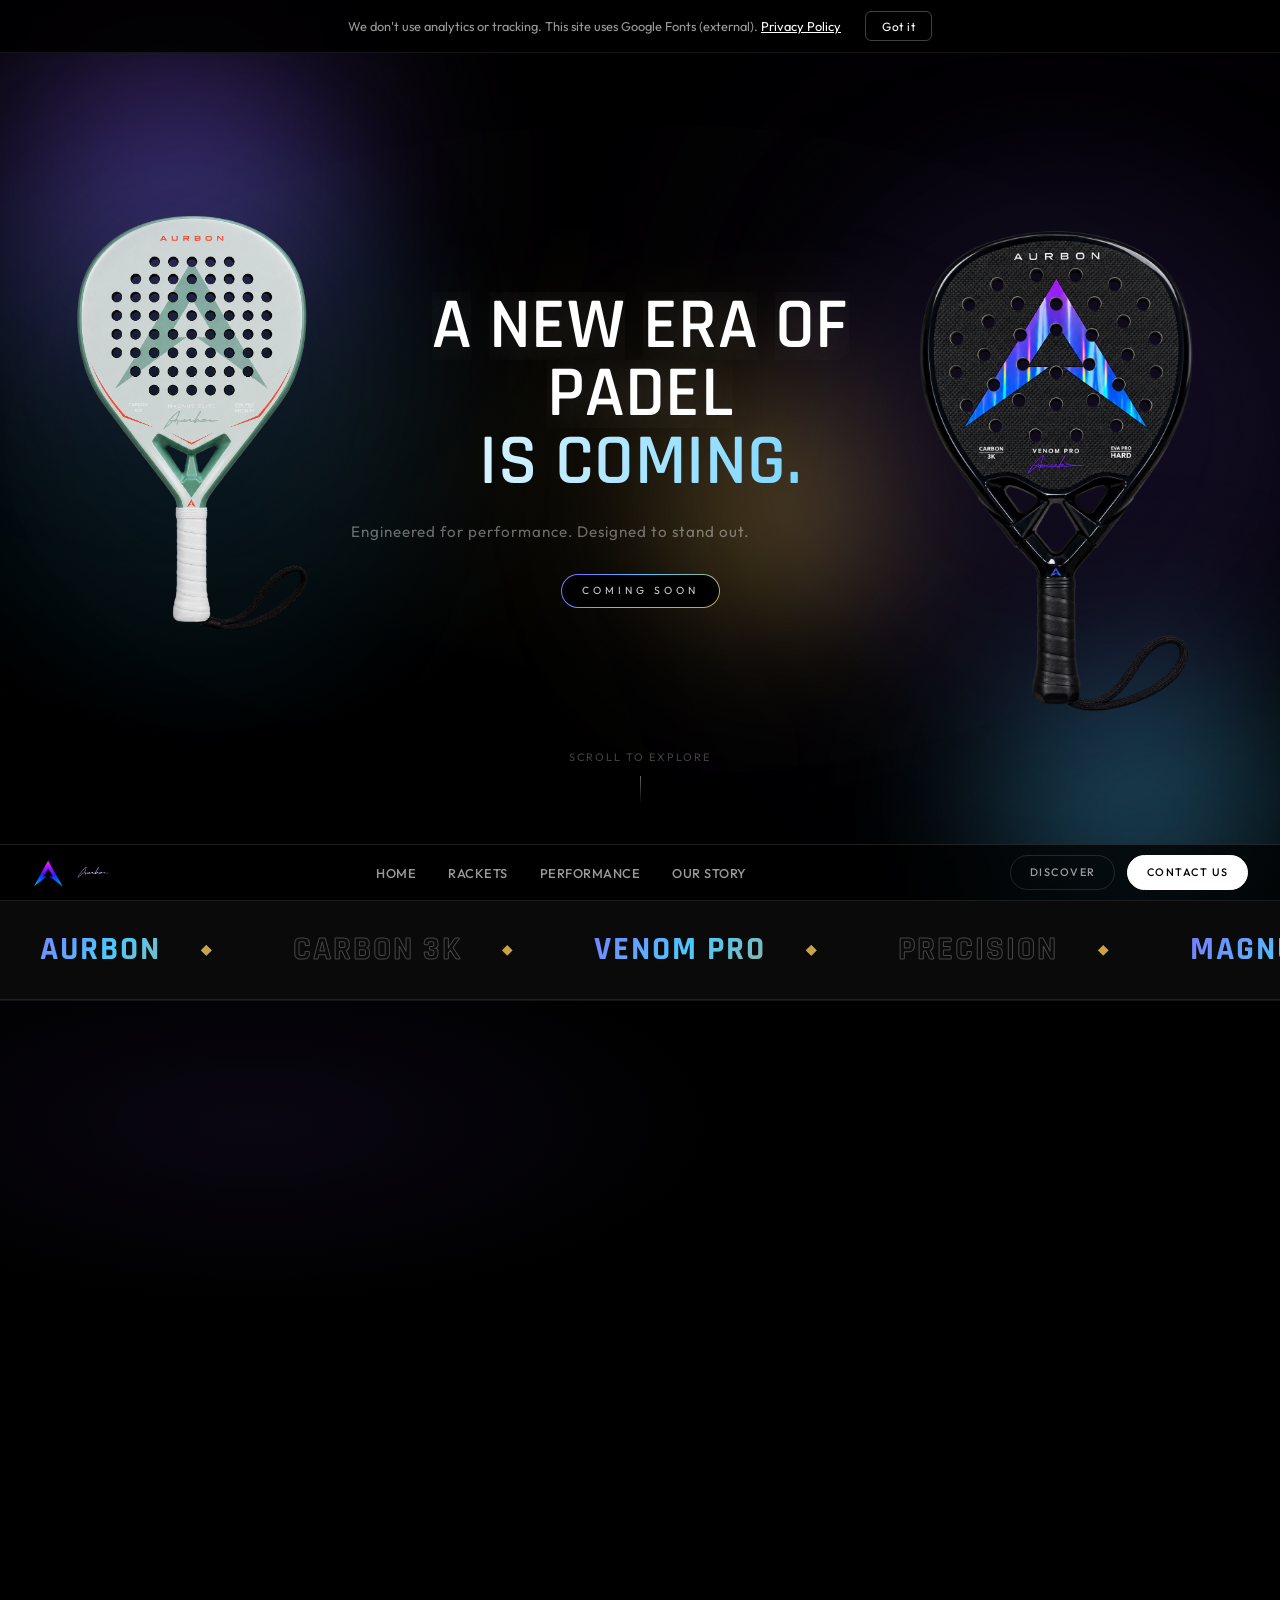
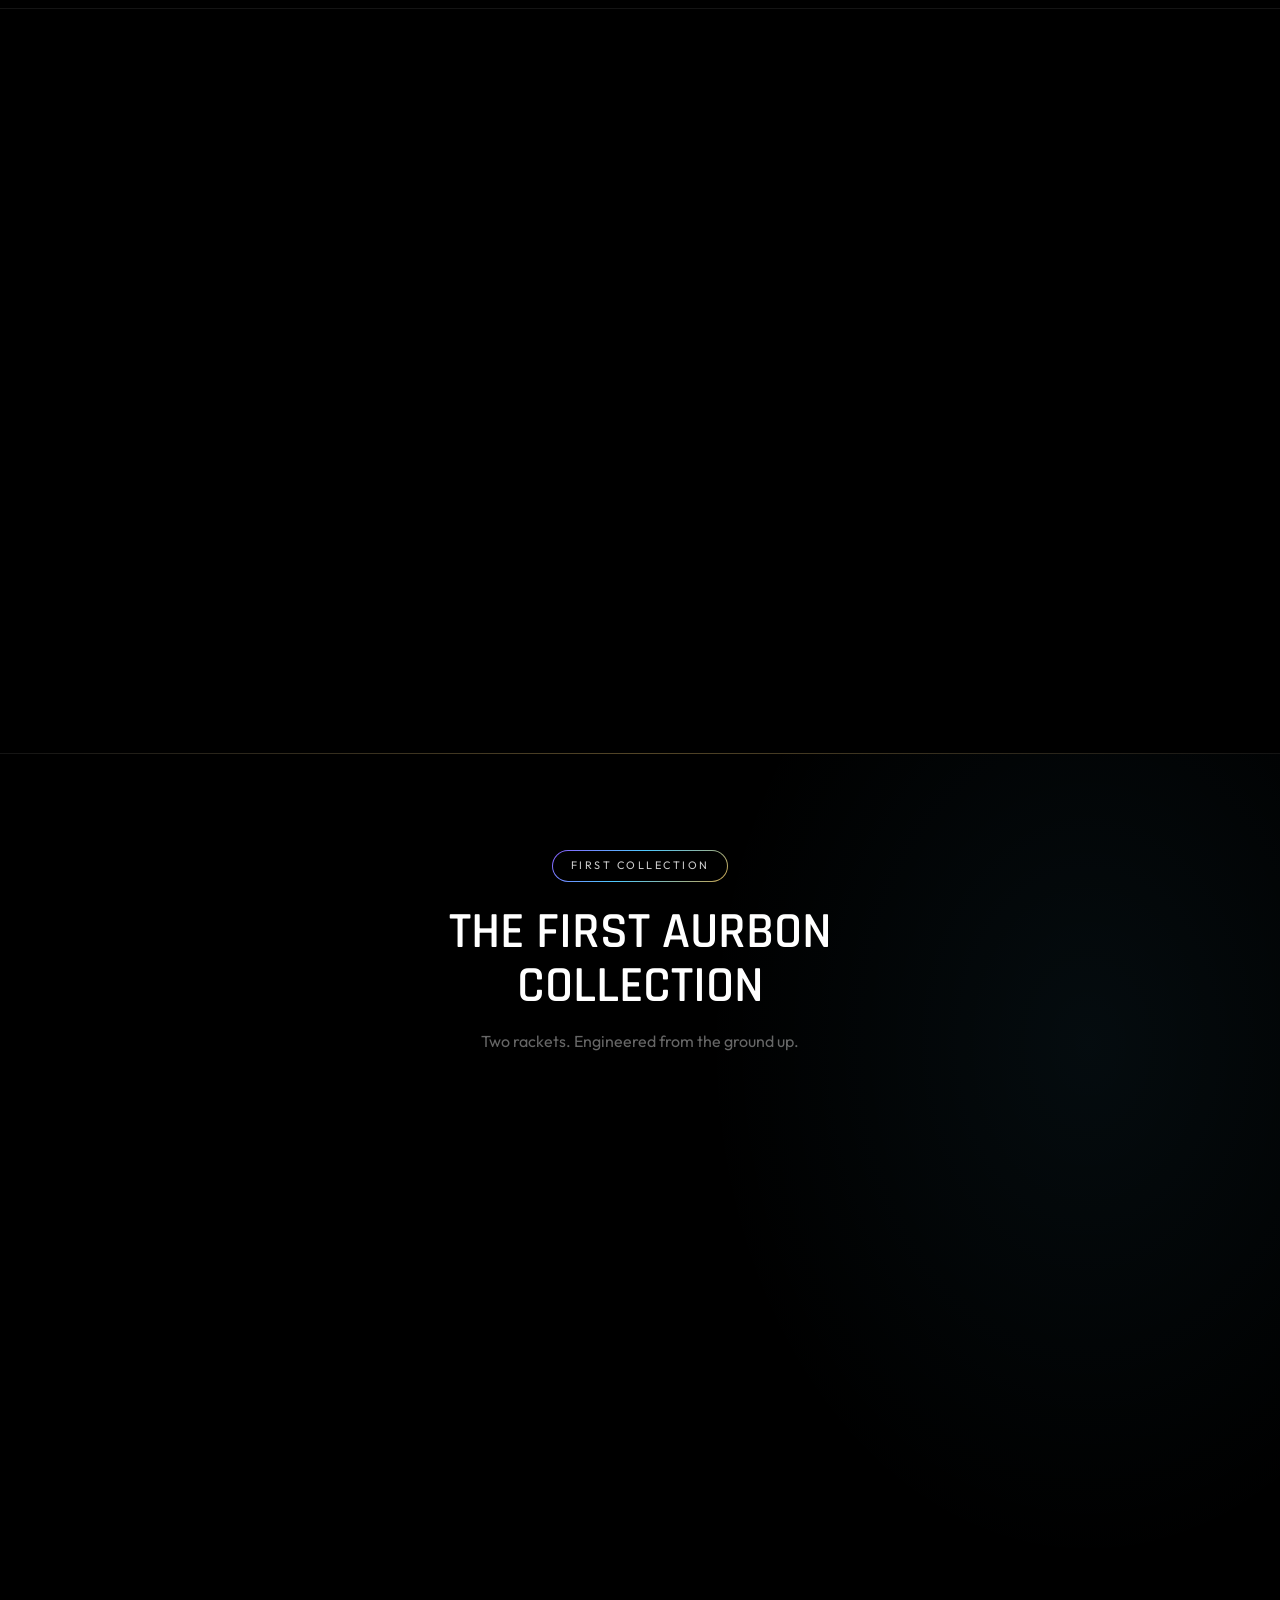
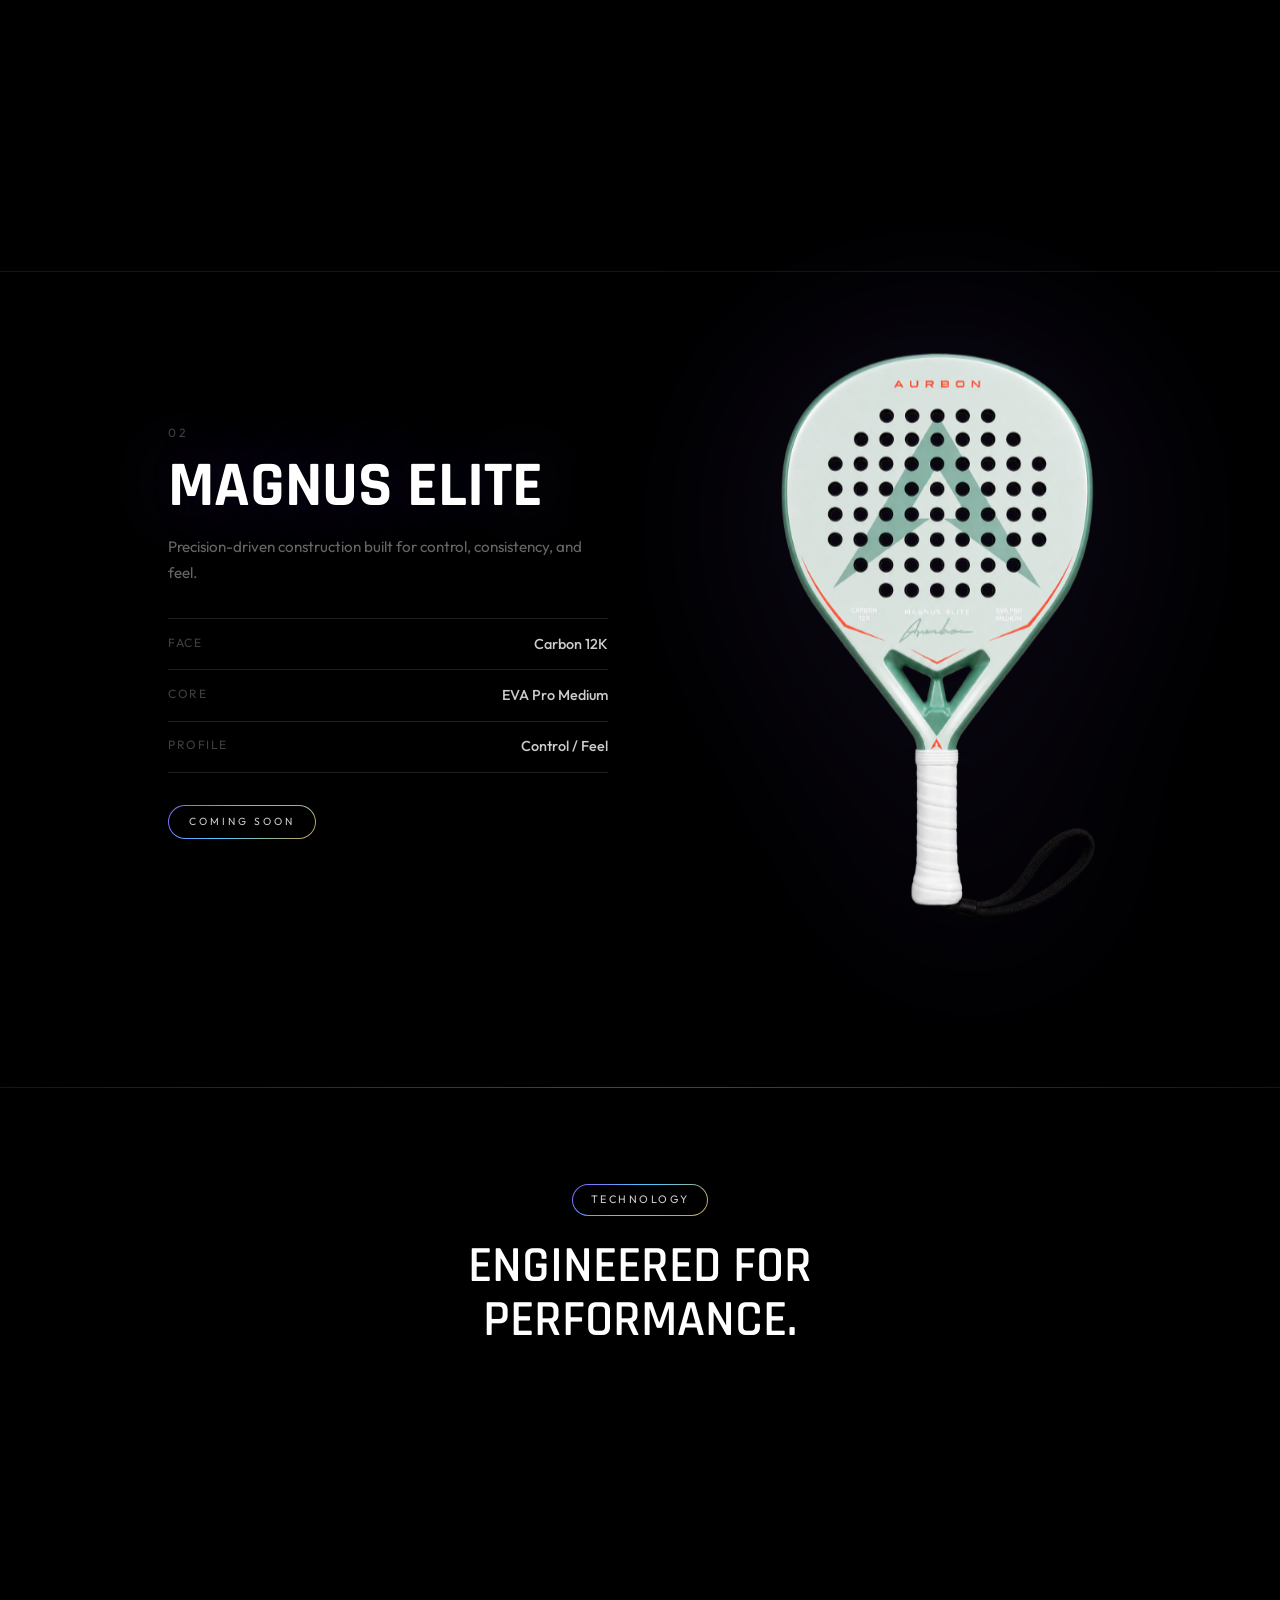
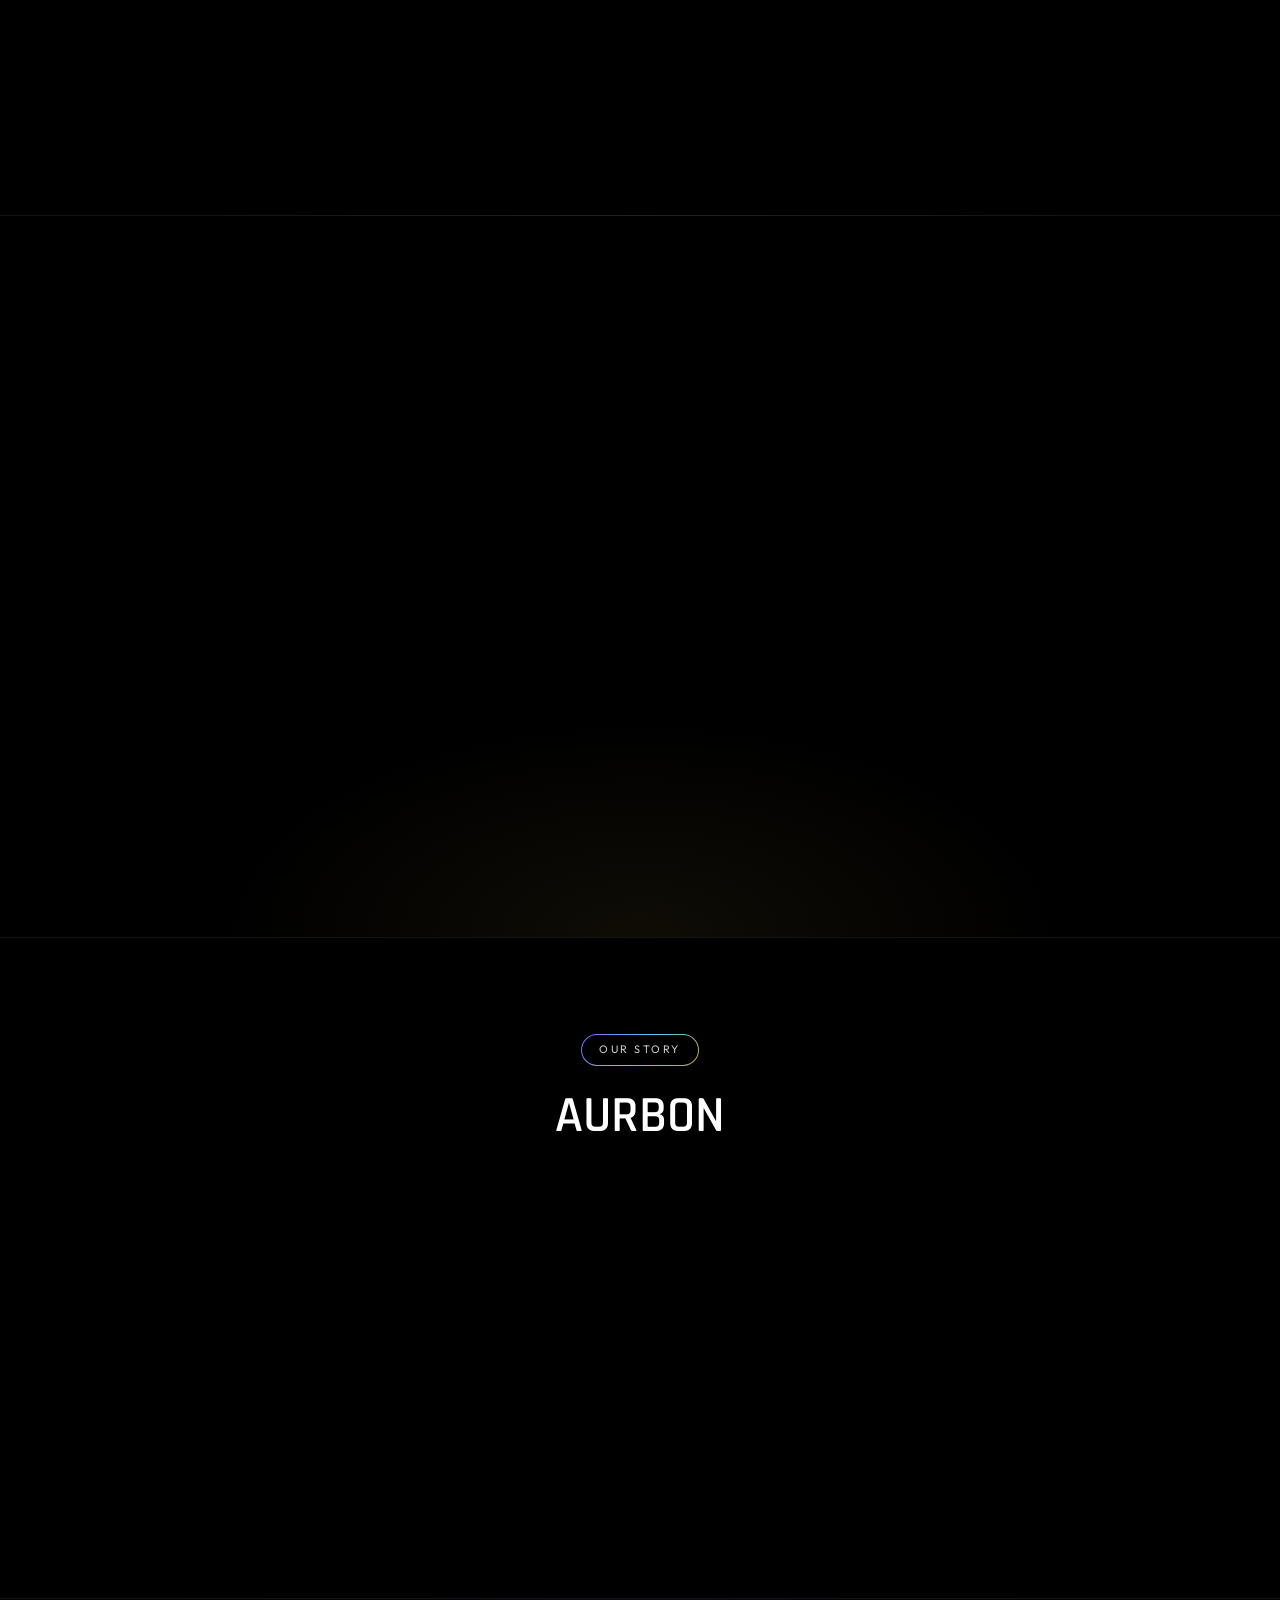
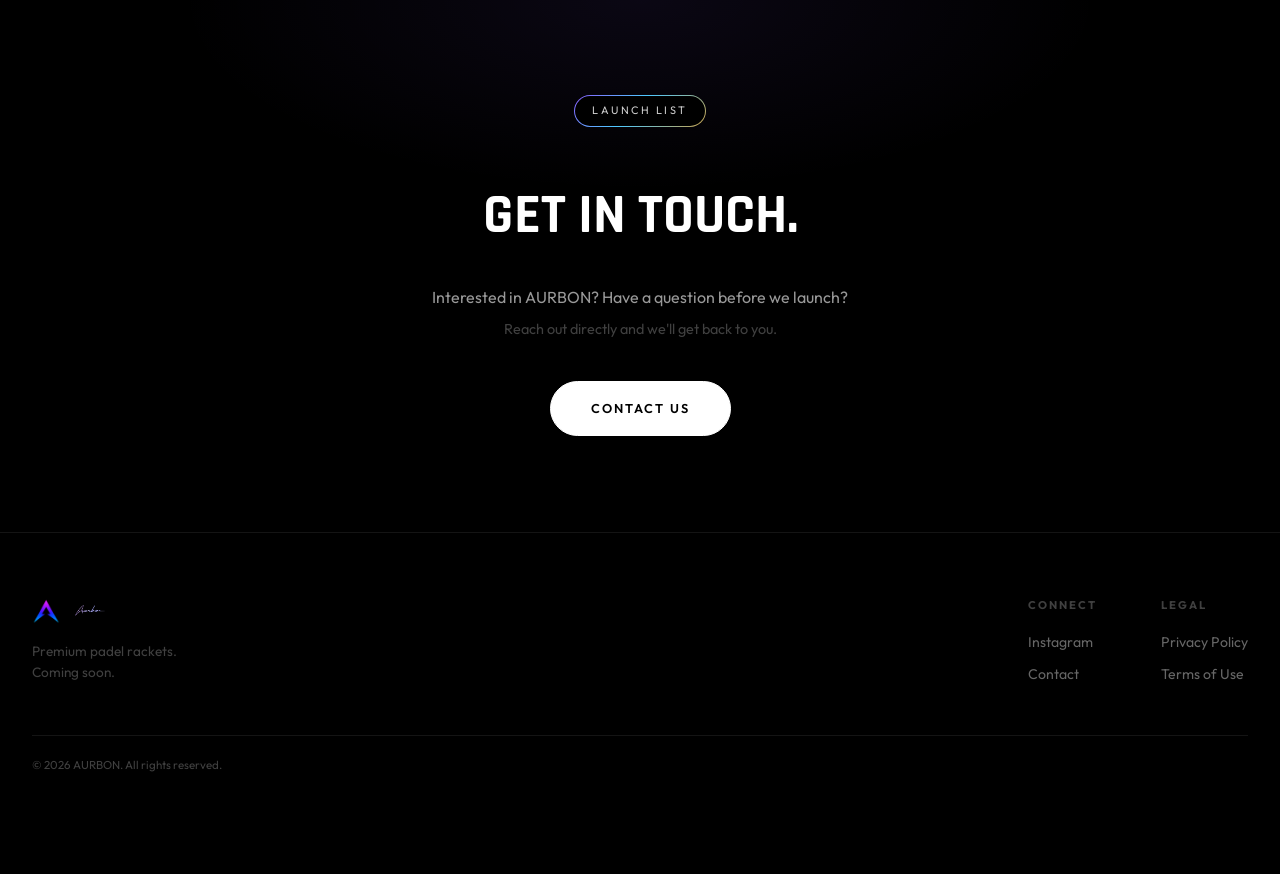
<file: index.html>
<!DOCTYPE html>
<html lang="en">
<head>
    <meta charset="UTF-8">
    <meta name="viewport" content="width=device-width, initial-scale=1.0">
    <title>AURBON | Premium Padel Rackets — Coming Soon</title>
    <meta name="description" content="Discover AURBON, a new premium padel brand. Our first racket collection is currently being tested under real competitive conditions ahead of the official launch.">

    <!-- Open Graph / WhatsApp / Social Preview -->
    <meta property="og:type" content="website">
    <meta property="og:url" content="https://aurbon-sports.com">
    <meta property="og:title" content="AURBON | Premium Padel Rackets — Coming Soon">
    <meta property="og:description" content="Discover AURBON, a new premium padel brand. Our first racket collection is currently being tested under real competitive conditions ahead of the official launch.">
    <meta property="og:image" content="https://aurbon-sports.com/main_logo.png">
    <meta property="og:site_name" content="AURBON">

    <!-- Twitter Card -->
    <meta name="twitter:card" content="summary_large_image">
    <meta name="twitter:title" content="AURBON | Premium Padel Rackets — Coming Soon">
    <meta name="twitter:description" content="Discover AURBON, a new premium padel brand. Our first racket collection is currently being tested under real competitive conditions ahead of the official launch.">
    <meta name="twitter:image" content="https://aurbon-sports.com/main_logo.png">

    <link rel="icon" type="image/png" href="main_logo.png">
    <link rel="stylesheet" href="style.css">
    <link rel="preconnect" href="https://fonts.googleapis.com">
    <link rel="preconnect" href="https://fonts.gstatic.com" crossorigin>
    <link href="https://fonts.googleapis.com/css2?family=Outfit:wght@300;400;500;600;700;800;900&family=Rajdhani:wght@400;500;600;700&display=swap" rel="stylesheet">
</head>
<body>

    <!-- ============ PRELOADER ============ -->
    <div class="preloader" id="preloader" aria-hidden="true">
        <svg class="preloader-signature" id="preloaderSignature" viewBox="0 0 512 341" fill="none" xmlns="http://www.w3.org/2000/svg">
            <defs>
                <linearGradient id="sigGradient" x1="0%" y1="0%" x2="100%" y2="0%">
                    <stop offset="0%" stop-color="#8A5CFF"/>
                    <stop offset="50%" stop-color="#4DC9FF"/>
                    <stop offset="100%" stop-color="#C9A24B"/>
                </linearGradient>
            </defs>
            <g>
                <path d="M 327.0,91.0 L 320.0,97.0 L 291.0,147.0 L 289.0,158.0 L 286.0,160.0 L 282.0,172.0 L 279.0,174.0 L 268.0,172.0 L 250.0,176.0 L 246.0,174.0 L 244.0,165.0 L 240.0,163.0 L 224.0,167.0 L 208.0,174.0 L 197.0,176.0 L 194.0,172.0 L 196.0,165.0 L 200.0,161.0 L 192.0,174.0 L 176.0,176.0 L 174.0,171.0 L 176.0,165.0 L 173.0,171.0 L 154.0,179.0 L 150.0,179.0 L 149.0,166.0 L 137.0,166.0 L 138.0,157.0 L 149.0,133.0 L 159.0,104.0 L 160.0,96.0 L 152.0,96.0 L 124.0,122.0 L 102.0,147.0 L 88.0,165.0 L 88.0,168.0 L 78.0,179.0 L 59.0,210.0 L 58.0,219.0 L 65.0,217.0 L 105.0,181.0 L 107.0,173.0 L 122.0,169.0 L 132.0,169.0 L 126.0,182.0 L 136.0,173.0 L 133.0,171.0 L 133.0,168.0 L 136.0,167.0"/>
                <path d="M 290.0,158.0 L 300.0,158.0 L 302.0,162.0 L 298.0,163.0 L 302.0,165.0 L 301.0,168.0 L 296.0,172.0 L 287.0,174.0 L 282.0,173.0"/>
                <path d="M 349.0,160.0 L 357.0,160.0 L 360.0,163.0 L 360.0,166.0 L 363.0,167.0 L 382.0,167.0 L 395.0,165.0 L 399.0,171.0 L 464.0,167.0"/>
                <path d="M 345.0,161.0 L 348.0,161.0 L 342.0,162.0 L 333.0,169.0 L 319.0,170.0 L 304.0,164.0 L 303.0,162.0 L 303.0,164.0"/>
                <path d="M 359.0,167.0 L 358.0,170.0 L 353.0,174.0 L 343.0,177.0 L 335.0,176.0 L 333.0,170.0"/>
                <path d="M 88.0,170.0 L 95.0,172.0 L 106.0,172.0"/>
                <path d="M 149.0,180.0 L 146.0,191.0 L 147.0,200.0"/>
                <path d="M 57.0,220.0 L 50.0,230.0 L 46.0,233.0"/>
            </g>
        </svg>
        <div class="preloader-counter"><span id="preloaderCount">0</span>%</div>
        <div class="preloader-bar"><span class="preloader-bar-fill" id="preloaderFill"></span></div>
    </div>
    <noscript><style>.preloader{display:none!important}.hero-content{opacity:1!important;transform:none!important}</style></noscript>

    <!-- ============ PRIVACY NOTICE BANNER ============ -->
    <div class="privacy-notice" id="privacyNotice" role="region" aria-label="Privacy notice">
        <p>We don't use analytics or tracking. This site uses Google Fonts (external). <a href="privacy-policy.html">Privacy Policy</a></p>
        <button class="privacy-notice-close" id="dismissPrivacyNotice" aria-label="Dismiss privacy notice">Got it</button>
    </div>

    <!-- ============ SKIP NAVIGATION ============ -->
    <a href="#main-content" class="skip-to-content">Skip to main content</a>

    <!-- ============ NAVIGATION (bottom) ============ -->
    <nav class="navbar" aria-label="Main navigation">
        <div class="container">
            <div class="nav-wrapper">
                <div class="logo">
                    <a href="#home" class="logo-link" aria-label="AURBON — scroll to top">
                        <img src="main_logo.png" alt="" class="logo-icon" aria-hidden="true">
                        <img src="signature_logo.png" alt="AURBON" class="logo-name">
                    </a>
                </div>
                <ul class="nav-links">
                    <li><a href="#home">Home</a></li>
                    <li><a href="#collection">Rackets</a></li>
                    <li><a href="#performance">Performance</a></li>
                    <li><a href="#story">Our Story</a></li>
                </ul>
                <div class="nav-actions">
                    <a href="#collection" class="btn-nav-launch">Discover</a>
                    <a href="mailto:office@aurbon-sports.com" class="btn-nav-launch btn-nav-launch--primary">Contact Us</a>
                </div>
            </div>
        </div>
    </nav>

    <main id="main-content">

    <!-- ============ HERO ============ -->
    <section id="home" class="hero">
        <div class="ambient-blobs" aria-hidden="true">
            <span class="blob blob-a"></span>
            <span class="blob blob-b"></span>
            <span class="blob blob-c"></span>
        </div>
        <div class="snow-logos" id="snowLogos" aria-hidden="true"></div>
        <div class="hero-media-row">
            <div class="hero-media hero-media-left" aria-hidden="true">
                <img src="products/rackets/magnus/Magnus.png" alt="" class="hero-media-img hero-media-img-left">
            </div>
            <div class="hero-media hero-media-right" aria-hidden="true">
                <img src="products/rackets/venom/Venom.png" alt="" class="hero-media-img hero-media-img-right">
            </div>
        </div>
        <div class="container hero-container">
            <div class="hero-content">
                <h1 class="hero-headline">
                    <span class="hero-headline-line hero-headline-bright">A new era of padel</span>
                    <span class="hero-headline-line hero-headline-dim text-gradient">is coming.</span>
                </h1>
                <p class="hero-sub-text">Engineered for performance. Designed to stand out.</p>
                <div class="hero-coming-soon-pill">COMING SOON</div>
            </div>
        </div>
        <div class="scroll-indicator">
            <span>Scroll to explore</span>
            <div class="scroll-arrow"></div>
        </div>
    </section>

    <!-- ============ MARQUEE ============ -->
    <div class="marquee" aria-hidden="true">
        <div class="marquee-track">
            <span class="filled">AURBON</span>
            <span>CARBON&nbsp;3K</span>
            <span class="filled">VENOM&nbsp;PRO</span>
            <span>PRECISION</span>
            <span class="filled">MAGNUS&nbsp;ELITE</span>
            <span>POWER</span>
            <span class="filled">COMING&nbsp;2026</span>
            <span>CONTROL</span>
            <span class="filled">AURBON</span>
            <span>CARBON&nbsp;3K</span>
            <span class="filled">VENOM&nbsp;PRO</span>
            <span>PRECISION</span>
            <span class="filled">MAGNUS&nbsp;ELITE</span>
            <span>POWER</span>
            <span class="filled">COMING&nbsp;2026</span>
            <span>CONTROL</span>
        </div>
    </div>

    <!-- ============ YOU'RE EARLY ============ -->
    <section id="youre-early" class="section-youre-early">
        <div class="container">
            <div class="youre-early-inner">
                <span class="section-badge">First Look</span>
                <h2 class="youre-early-heading">YOU'RE EARLY.</h2>
                <p class="youre-early-body">If you're here because you saw an AURBON racket on court — welcome.</p>
                <p class="youre-early-body">You're seeing our first collection before the official launch.</p>
                <p class="youre-early-body">Our first rackets are currently being tested under real competitive conditions as we refine every detail before release.</p>
                <div class="youre-early-label">COMING SOON.</div>
            </div>
        </div>
    </section>

    <!-- ============ TESTING ============ -->
    <section id="testing" class="section-testing">
        <div class="container">
            <div class="testing-inner">
                <span class="section-badge">Pre-Launch Testing</span>
                <h2 class="testing-heading">BUILT FOR THE COURT.<br>TESTED ON THE COURT.</h2>
                <div class="testing-copy">
                    <p>Before our first official release, AURBON rackets are being tested under real competitive conditions.</p>
                    <div class="testing-lines">
                        <span>Every shot.</span>
                        <span>Every rally.</span>
                        <span>Every match.</span>
                    </div>
                    <p>Tested, refined, and improved before launch.</p>
                </div>
                <div class="testing-label">PRE-LAUNCH TESTING · 2026</div>
            </div>
        </div>
    </section>

    <!-- ============ THE FIRST COLLECTION ============ -->
    <section id="collection" class="section-collection">
        <div class="container">
            <div class="section-header">
                <span class="section-badge">First Collection</span>
                <h2 class="section-title">THE FIRST AURBON COLLECTION</h2>
                <p class="section-subtitle">Two rackets. Engineered from the ground up.</p>
            </div>

            <!-- Venom Pro -->
            <div class="racket-showcase-row">
                <div class="racket-showcase-img-wrap">
                    <img src="products/rackets/venom/Venom.png" alt="AURBON Venom Pro" class="racket-showcase-img" loading="lazy">
                </div>
                <div class="racket-showcase-info">
                    <span class="racket-number">01</span>
                    <h3 class="racket-name">VENOM PRO</h3>
                    <p class="racket-position">Power-focused construction built for explosive play and aggressive game styles.</p>
                    <div class="racket-specs">
                        <div class="spec-row">
                            <span class="spec-label">Face</span>
                            <span class="spec-value">Carbon 3K</span>
                        </div>
                        <div class="spec-row">
                            <span class="spec-label">Core</span>
                            <span class="spec-value">EVA Pro Hard</span>
                        </div>
                        <div class="spec-row">
                            <span class="spec-label">Profile</span>
                            <span class="spec-value">Power / Control</span>
                        </div>
                    </div>
                    <div class="racket-coming-soon">COMING SOON</div>
                </div>
            </div>

            <!-- Magnus Elite -->
            <div class="racket-showcase-row reverse">
                <div class="racket-showcase-img-wrap">
                    <img src="products/rackets/magnus/Magnus.png" alt="AURBON Magnus Elite" class="racket-showcase-img" loading="lazy">
                </div>
                <div class="racket-showcase-info">
                    <span class="racket-number">02</span>
                    <h3 class="racket-name">MAGNUS ELITE</h3>
                    <p class="racket-position">Precision-driven construction built for control, consistency, and feel.</p>
                    <div class="racket-specs">
                        <div class="spec-row">
                            <span class="spec-label">Face</span>
                            <span class="spec-value">Carbon 12K</span>
                        </div>
                        <div class="spec-row">
                            <span class="spec-label">Core</span>
                            <span class="spec-value">EVA Pro Medium</span>
                        </div>
                        <div class="spec-row">
                            <span class="spec-label">Profile</span>
                            <span class="spec-value">Control / Feel</span>
                        </div>
                    </div>
                    <div class="racket-coming-soon">COMING SOON</div>
                </div>
            </div>

        </div>
    </section>

    <!-- ============ PERFORMANCE ============ -->
    <section id="performance" class="section-performance">
        <div class="container">
            <div class="section-header">
                <span class="section-badge">Technology</span>
                <h2 class="section-title">ENGINEERED FOR PERFORMANCE.</h2>
            </div>
            <div class="perf-grid perf-grid--3">
                <div class="perf-card">
                    <div class="perf-icon">
                        <svg xmlns="http://www.w3.org/2000/svg" width="26" height="26" viewBox="0 0 24 24" fill="none" stroke="currentColor" stroke-width="1.5" stroke-linecap="round" stroke-linejoin="round">
                            <polygon points="13 2 3 14 12 14 11 22 21 10 12 10 13 2"></polygon>
                        </svg>
                    </div>
                    <h3>Carbon 3K</h3>
                    <p class="perf-racket-tag">Venom Pro</p>
                    <p>A woven carbon fiber face used on the Venom Pro, suited for a dynamic and powerful playing style.</p>
                </div>
                <div class="perf-card">
                    <div class="perf-icon">
                        <svg xmlns="http://www.w3.org/2000/svg" width="26" height="26" viewBox="0 0 24 24" fill="none" stroke="currentColor" stroke-width="1.5" stroke-linecap="round" stroke-linejoin="round">
                            <circle cx="12" cy="12" r="10"></circle>
                            <circle cx="12" cy="12" r="6"></circle>
                            <circle cx="12" cy="12" r="2"></circle>
                        </svg>
                    </div>
                    <h3>Carbon 12K</h3>
                    <p class="perf-racket-tag">Magnus Elite</p>
                    <p>A tighter carbon fiber weave used on the Magnus Elite, suited for precise and controlled play.</p>
                </div>
                <div class="perf-card">
                    <div class="perf-icon">
                        <svg xmlns="http://www.w3.org/2000/svg" width="26" height="26" viewBox="0 0 24 24" fill="none" stroke="currentColor" stroke-width="1.5" stroke-linecap="round" stroke-linejoin="round">
                            <path d="M14 9V5a3 3 0 0 0-3-3l-4 9v11h11.28a2 2 0 0 0 2-1.7l1.38-9a2 2 0 0 0-2-2.3H14z"></path>
                            <path d="M7 22H4a2 2 0 0 1-2-2v-7a2 2 0 0 1 2-2h3"></path>
                        </svg>
                    </div>
                    <h3>EVA Pro Hard / EVA Pro Medium</h3>
                    <p class="perf-racket-tag">Venom Pro / Magnus Elite</p>
                    <p>The Venom Pro uses an EVA Pro Hard core for a firmer, more explosive response. The Magnus Elite uses an EVA Pro Medium core for a softer, more controlled feel.</p>
                </div>
            </div>
        </div>
    </section>

    <!-- ============ DESIGNED TO STAND OUT ============ -->
    <section id="design" class="section-design">
        <div class="container">
            <div class="design-inner">
                <span class="section-badge">Aesthetic</span>
                <h2 class="design-heading">DESIGNED TO<br>STAND OUT.</h2>
                <p class="design-body">Performance comes first.</p>
                <p class="design-body">But we believe a high-performance racket should look as exceptional as it feels.</p>
                <p class="design-body">AURBON combines performance-focused construction with a distinctive visual identity built to stand out on court.</p>
            </div>
        </div>
    </section>

    <!-- ============ OUR STORY ============ -->
    <section id="story" class="section-story">
        <div class="container">
            <div class="section-header">
                <span class="section-badge">Our Story</span>
                <h2 class="section-title">AURBON</h2>
            </div>
            <div class="story-content">
                <p>AURBON was created with one simple idea:</p>
                <p class="story-idea">A padel racket shouldn't force players to choose between performance and design.</p>
                <p>We're building rackets engineered to perform at a high level, with a visual identity designed to be instantly recognizable on court.</p>
                <p>This is only the beginning.</p>
            </div>
        </div>
    </section>

    <!-- ============ LAUNCH LIST ============ -->
    <section id="launch" class="section-launch">
        <div class="container">
            <div class="launch-inner">
                <span class="section-badge">Launch List</span>
                <h2 class="launch-heading">GET IN TOUCH.</h2>
                <p class="launch-body">Interested in AURBON? Have a question before we launch?</p>
                <p class="launch-sub">Reach out directly and we'll get back to you.</p>
                <a href="mailto:office@aurbon-sports.com" class="btn btn-primary launch-mailto-btn">Contact Us</a>
            </div>
        </div>
    </section>

    </main><!-- end #main-content -->

    <!-- ============ FOOTER ============ -->
    <footer class="footer" role="contentinfo">
        <div class="container">
            <div class="footer-main">
                <div class="footer-brand-block">
                    <div class="footer-brand">
                        <img src="main_logo.png" alt="" class="footer-logo-icon" aria-hidden="true">
                        <img src="signature_logo.png" alt="AURBON" class="footer-signature">
                    </div>
                    <p class="footer-tagline">Premium padel rackets.<br>Coming soon.</p>
                </div>
                <div class="footer-links-block">
                    <div class="footer-col">
                        <h4>Connect</h4>
                        <a href="https://www.instagram.com/aurbonsports/" target="_blank" rel="noopener noreferrer">Instagram</a>
                        <a href="mailto:office@aurbon-sports.com">Contact</a>
                    </div>
                    <div class="footer-col">
                        <h4>Legal</h4>
                        <a href="privacy-policy.html">Privacy Policy</a>
                        <a href="terms.html">Terms of Use</a>
                    </div>
                </div>
            </div>
            <div class="footer-bottom">
                <p>&copy; 2026 AURBON. All rights reserved.</p>
            </div>
        </div>
    </footer>

    <div class="cursor-glow" id="cursorGlow" aria-hidden="true"></div>
    <div class="cursor-ring" id="cursorRing" aria-hidden="true"></div>
    <div class="cursor-dot" id="cursorDot" aria-hidden="true"></div>

<script src="script.js"></script>
</body>
</html>
</file>
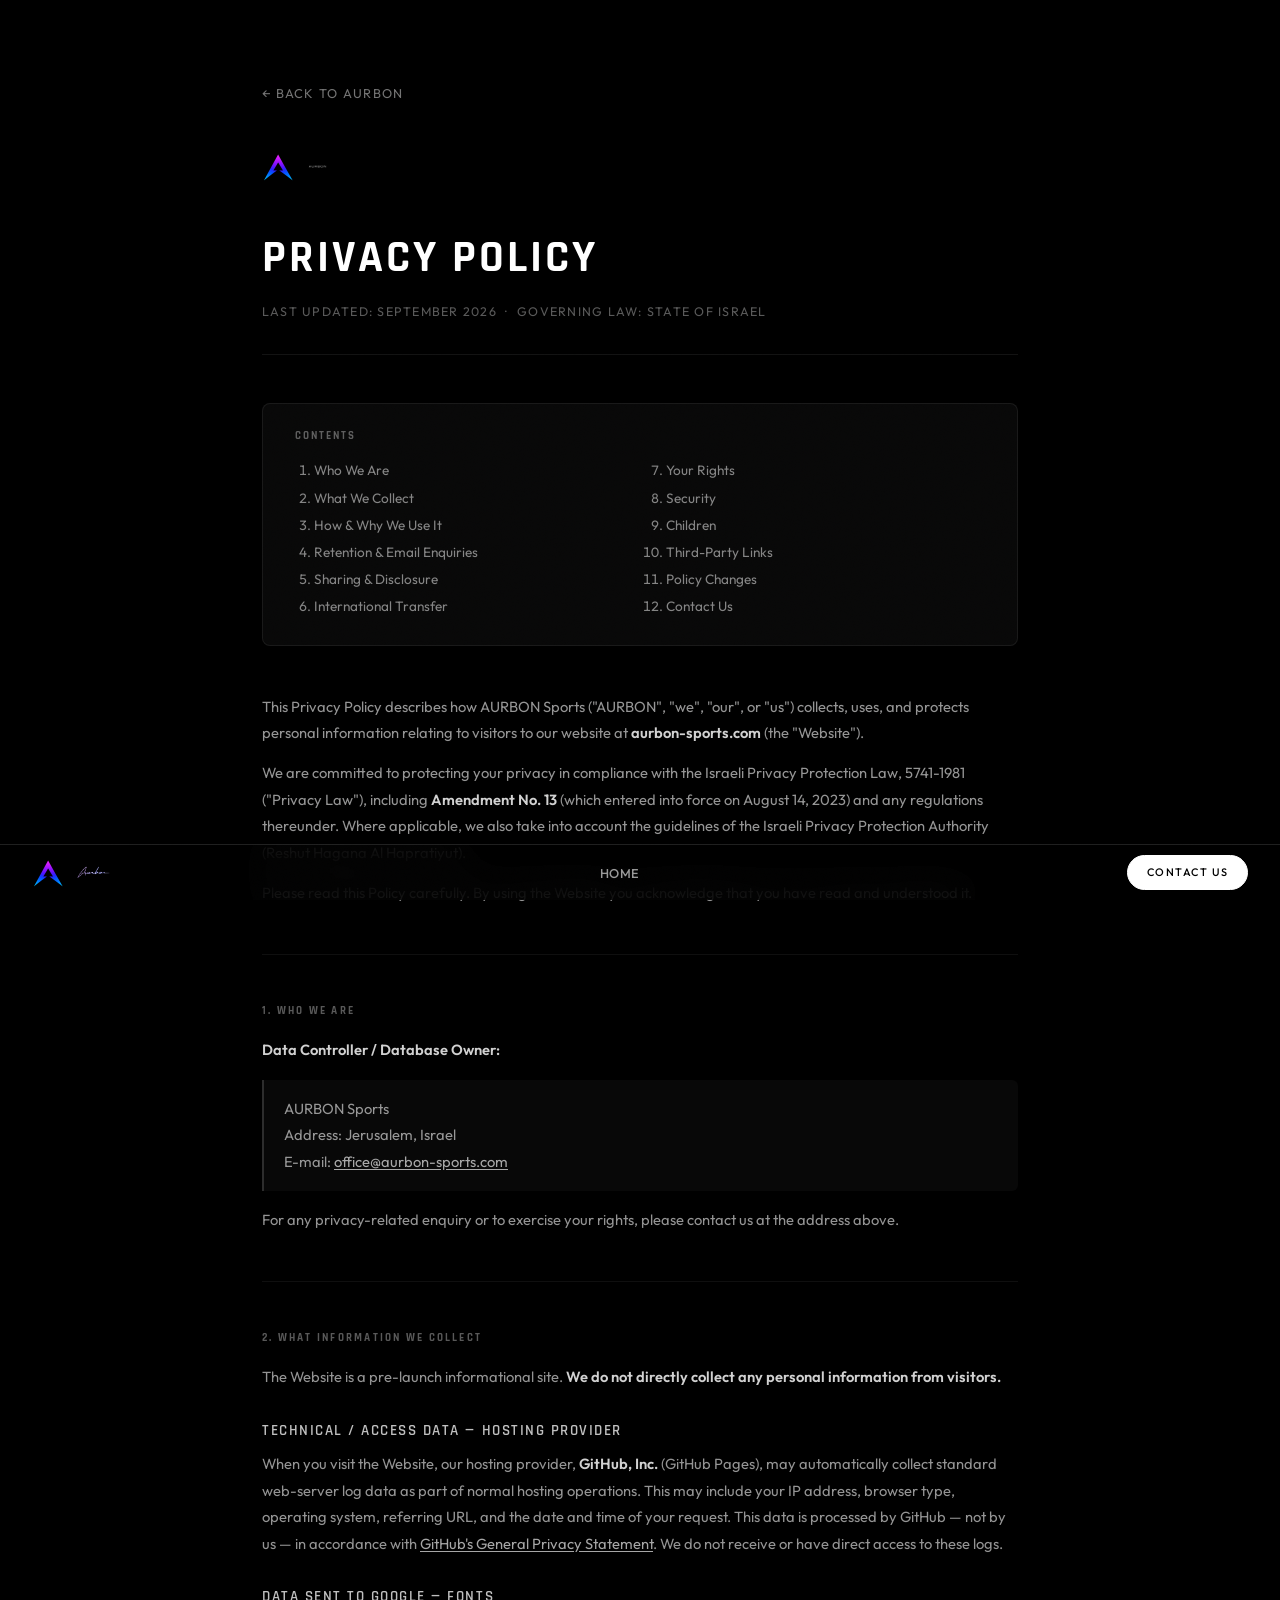
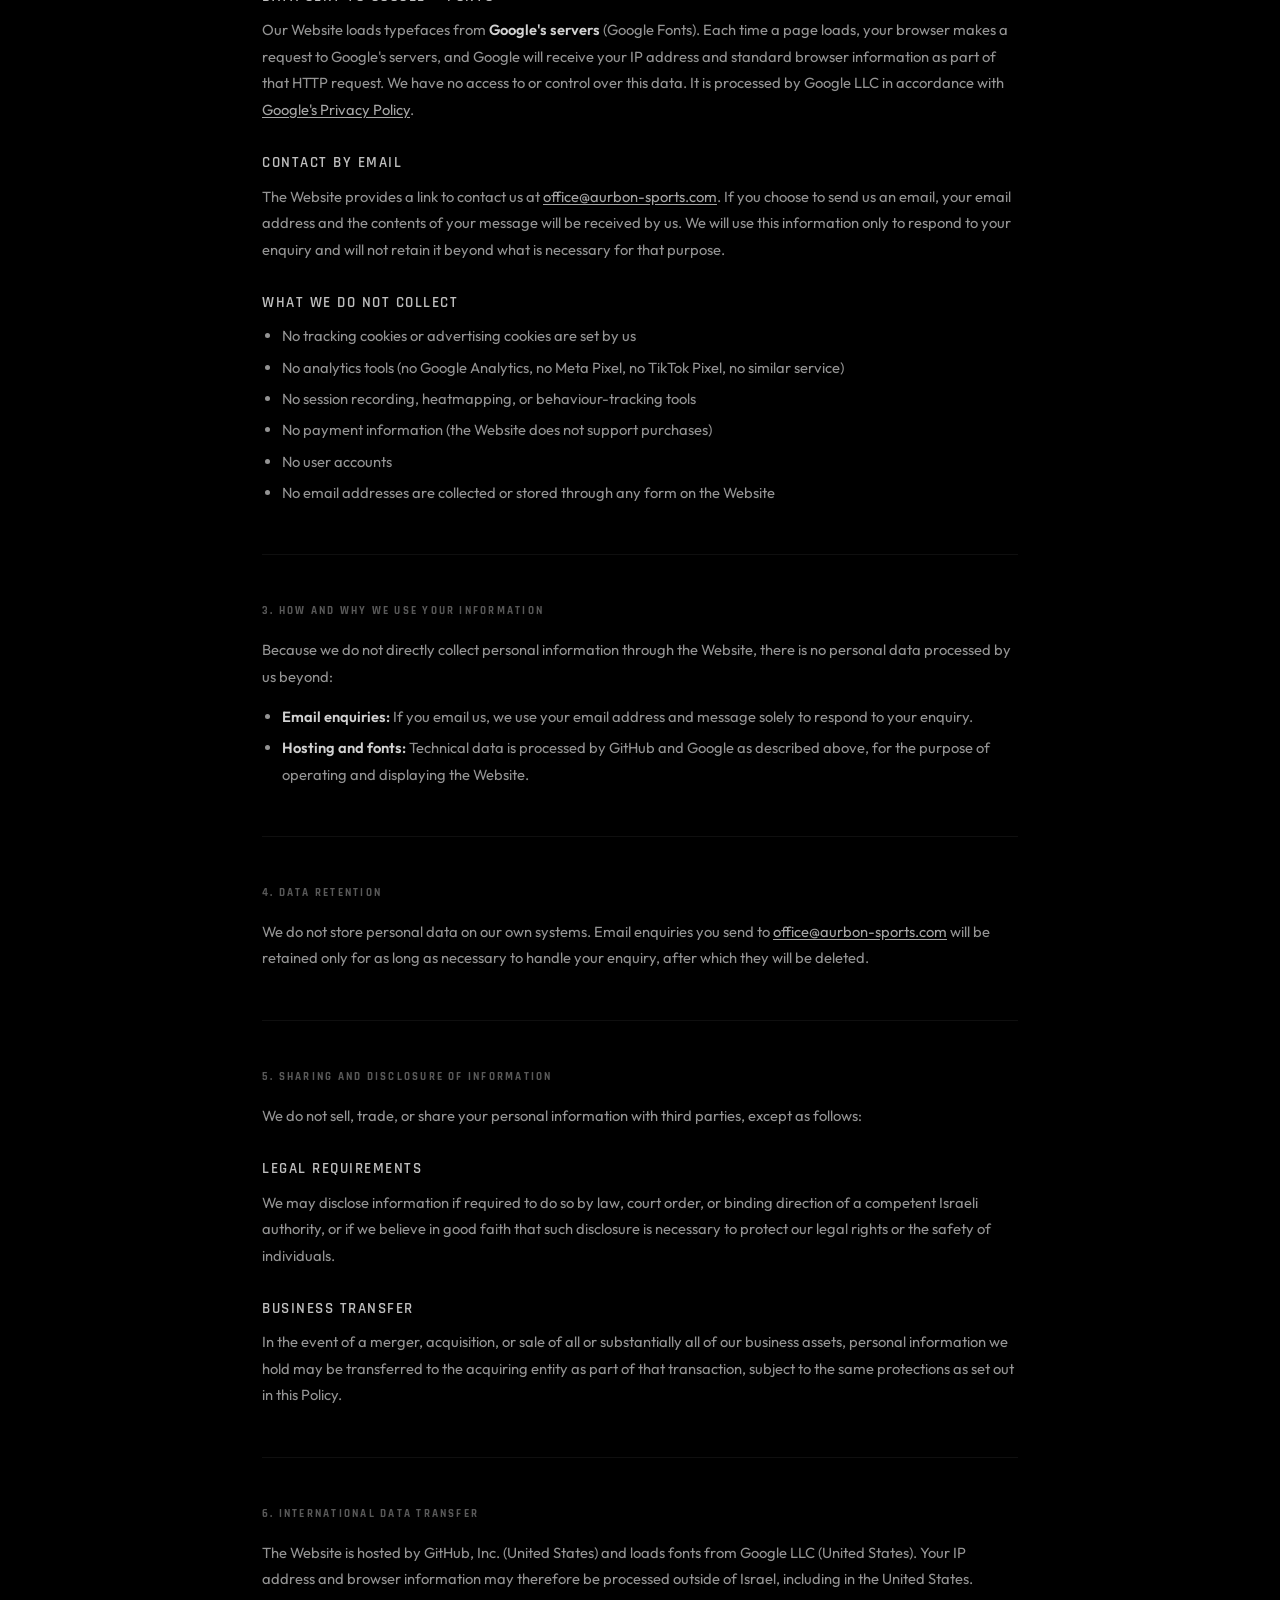
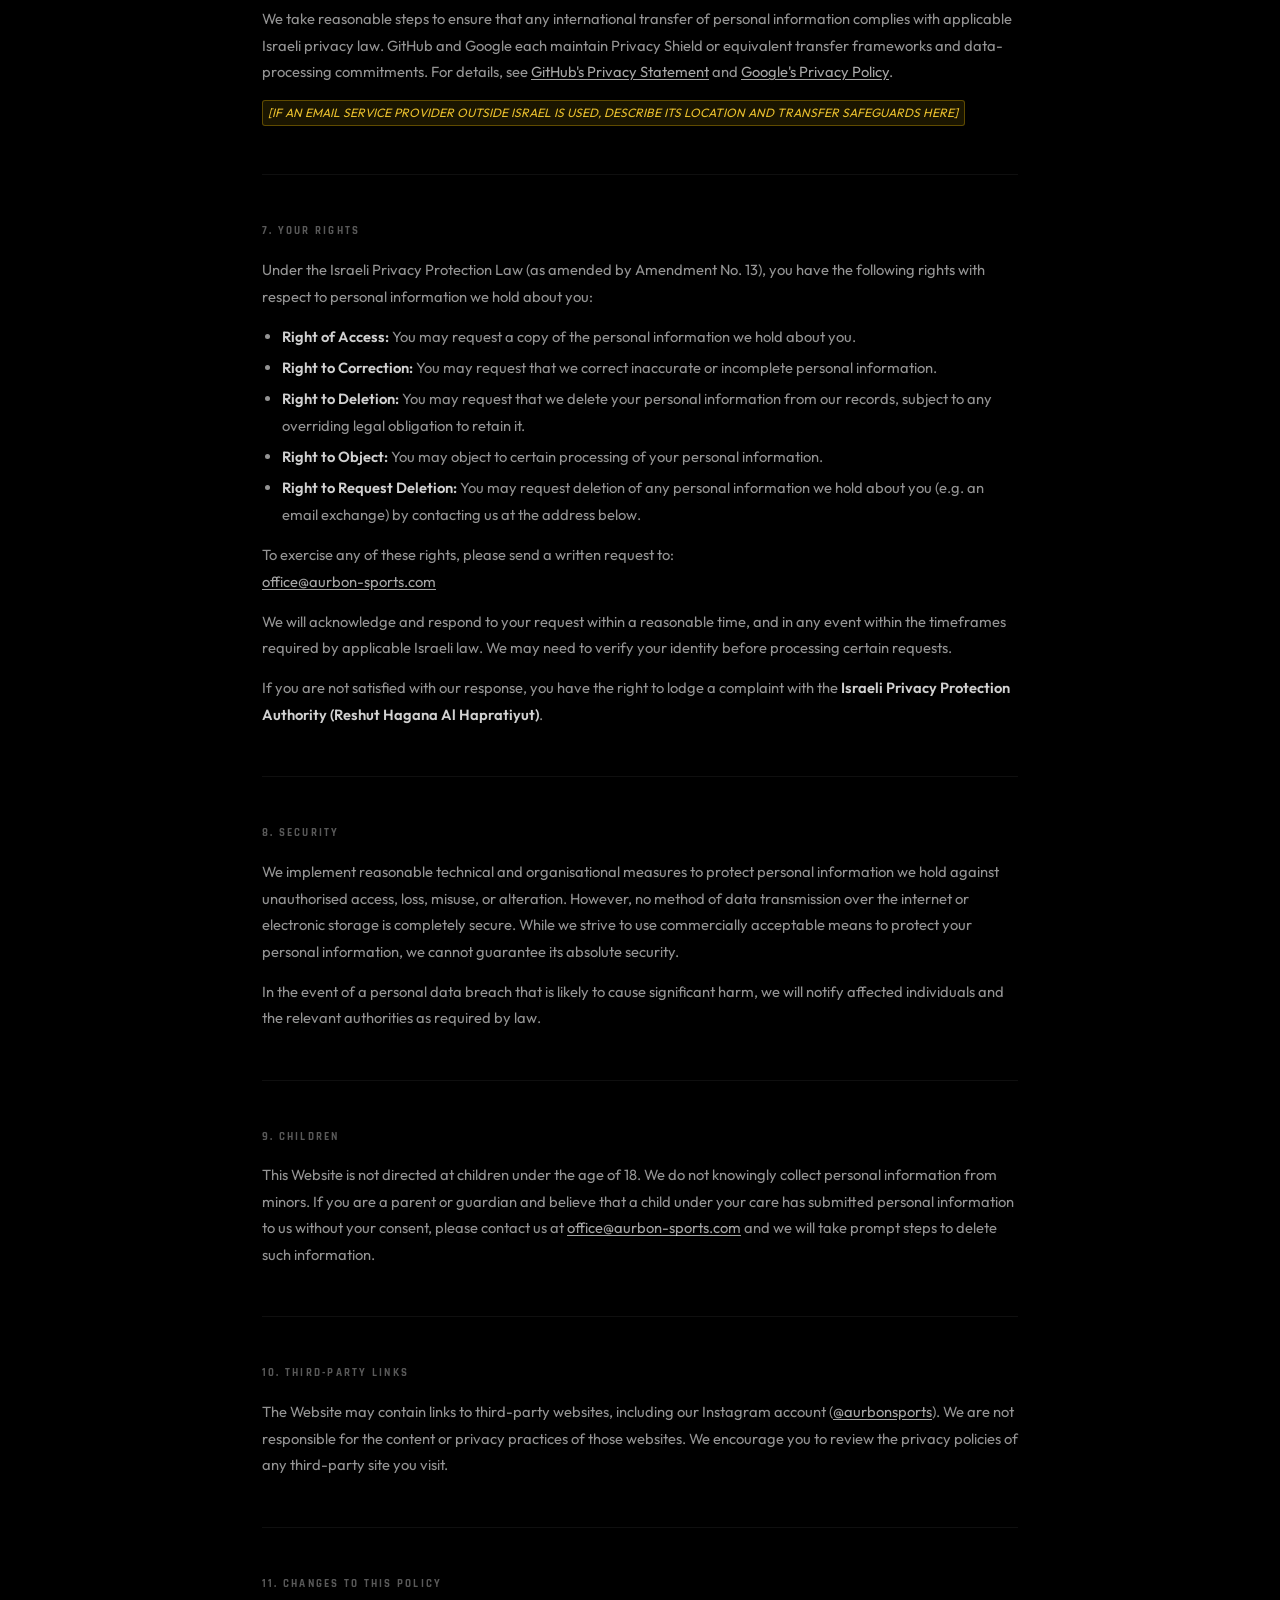
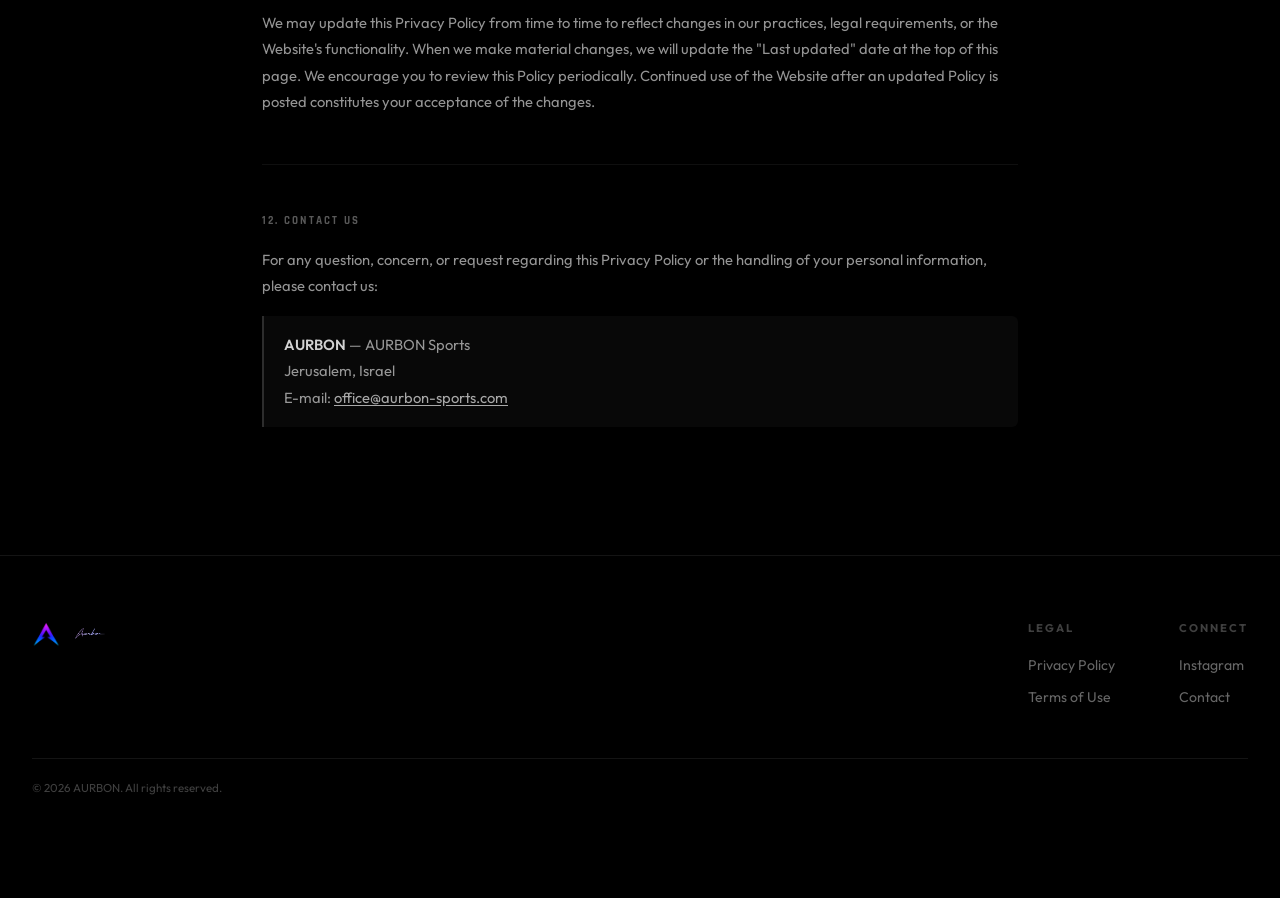
<file: privacy-policy.html>
﻿<!DOCTYPE html>
<html lang="en">
<head>
    <meta charset="UTF-8">
    <meta name="viewport" content="width=device-width, initial-scale=1.0">
    <title>Privacy Policy | AURBON</title>
    <meta name="description" content="Privacy Policy for AURBON — how we collect, use, and protect your personal information.">
    <link rel="icon" type="image/png" href="main_logo.png">
    <link rel="stylesheet" href="style.css">
    <link rel="preconnect" href="https://fonts.googleapis.com">
    <link rel="preconnect" href="https://fonts.gstatic.com" crossorigin>
    <link href="https://fonts.googleapis.com/css2?family=Outfit:wght@300;400;500;600;700;800;900&family=Rajdhani:wght@400;500;600;700&display=swap" rel="stylesheet">
    <style>
        .legal-page {
            max-width: 820px;
            margin: 0 auto;
            padding: 5rem 2rem 5rem;
        }
        .legal-back {
            display: inline-flex;
            align-items: center;
            gap: 0.4rem;
            color: rgba(255,255,255,0.45);
            font-size: 0.8rem;
            letter-spacing: 0.1em;
            text-decoration: none;
            text-transform: uppercase;
            margin-bottom: 3rem;
            transition: color 0.2s;
        }
        .legal-back:hover { color: #fff; }
        .legal-brand {
            display: flex;
            align-items: center;
            gap: 0.75rem;
            margin-bottom: 2.5rem;
        }
        .legal-brand .lb-icon { height: 32px; width: auto; }
        .legal-brand .lb-word { height: 16px; width: auto; filter: invert(1); opacity: 0.7; }
        .legal-title {
            font-family: var(--font-heading, 'Rajdhani', sans-serif);
            font-size: clamp(1.8rem, 4vw, 2.8rem);
            font-weight: 700;
            letter-spacing: 3px;
            text-transform: uppercase;
            color: #fff;
            margin: 0 0 0.4rem;
        }
        .legal-meta {
            font-size: 0.78rem;
            color: rgba(255,255,255,0.35);
            letter-spacing: 0.1em;
            text-transform: uppercase;
            margin-bottom: 3rem;
            padding-bottom: 2rem;
            border-bottom: 1px solid rgba(255,255,255,0.07);
        }
        .legal-toc {
            background: rgba(255,255,255,0.03);
            border: 1px solid rgba(255,255,255,0.07);
            border-radius: 8px;
            padding: 1.5rem 2rem;
            margin-bottom: 3rem;
        }
        .legal-toc h2 {
            font-family: var(--font-heading, 'Rajdhani', sans-serif);
            font-size: 0.7rem;
            font-weight: 700;
            letter-spacing: 0.18em;
            text-transform: uppercase;
            color: rgba(255,255,255,0.35);
            margin: 0 0 0.75rem;
        }
        .legal-toc ol {
            margin: 0;
            padding-left: 1.2rem;
            column-count: 2;
            column-gap: 2rem;
        }
        .legal-toc li {
            font-size: 0.85rem;
            line-height: 2;
            color: rgba(255,255,255,0.5);
        }
        .legal-toc a {
            color: rgba(255,255,255,0.5);
            text-decoration: none;
        }
        .legal-toc a:hover { color: #fff; }
        .legal-section {
            margin-bottom: 3rem;
            scroll-margin-top: 2rem;
        }
        .legal-section > h2 {
            font-family: var(--font-heading, 'Rajdhani', sans-serif);
            font-size: 0.7rem;
            font-weight: 700;
            letter-spacing: 0.2em;
            text-transform: uppercase;
            color: rgba(255,255,255,0.35);
            margin: 0 0 1rem;
        }
        .legal-section h3 {
            font-family: var(--font-heading, 'Rajdhani', sans-serif);
            font-size: 0.95rem;
            font-weight: 600;
            letter-spacing: 0.1em;
            text-transform: uppercase;
            color: rgba(255,255,255,0.75);
            margin: 1.75rem 0 0.5rem;
        }
        .legal-section p {
            font-size: 0.92rem;
            line-height: 1.8;
            color: rgba(255,255,255,0.58);
            margin: 0 0 0.85rem;
        }
        .legal-section ul,
        .legal-section ol {
            margin: 0.5rem 0 0.85rem 1.25rem;
            padding: 0;
        }
        .legal-section li {
            font-size: 0.92rem;
            line-height: 1.8;
            color: rgba(255,255,255,0.58);
            margin-bottom: 0.3rem;
        }
        .legal-section strong {
            color: rgba(255,255,255,0.82);
            font-weight: 600;
        }
        .legal-placeholder {
            display: inline-block;
            background: rgba(255, 200, 0, 0.1);
            border: 1px solid rgba(255, 200, 0, 0.3);
            border-radius: 3px;
            padding: 0.1em 0.45em;
            color: rgba(255, 210, 50, 0.9);
            font-size: 0.82em;
            font-style: italic;
        }
        .legal-divider {
            border: none;
            border-top: 1px solid rgba(255,255,255,0.06);
            margin: 0 0 3rem;
        }
        .legal-link {
            color: rgba(255,255,255,0.65);
            text-decoration: underline;
            text-underline-offset: 2px;
        }
        .legal-link:hover { color: #fff; }
        .legal-highlight-box {
            background: rgba(255,255,255,0.03);
            border-left: 2px solid rgba(255,255,255,0.15);
            border-radius: 0 6px 6px 0;
            padding: 1rem 1.25rem;
            margin: 1rem 0;
        }
        .legal-highlight-box p {
            margin: 0;
        }
        @media (max-width: 600px) {
            .legal-toc ol { column-count: 1; }
            .legal-page { padding: 3rem 1.25rem 5rem; }
        }
    </style>
</head>
<body>
<a href="#main-content" class="skip-to-content">Skip to main content</a>

<nav class="navbar" aria-label="Main navigation">
    <div class="container">
        <div class="nav-wrapper">
            <div class="logo">
                <a href="index.html" class="logo-link" aria-label="AURBON — return to home">
                    <img src="main_logo.png" alt="" class="logo-icon" aria-hidden="true">
                    <img src="signature_logo.png" alt="AURBON" class="logo-name">
                </a>
            </div>
            <ul class="nav-links">
                <li><a href="index.html">Home</a></li>
            </ul>
            <div class="nav-actions">
                <a href="mailto:office@aurbon-sports.com" class="btn-nav-launch btn-nav-launch--primary">Contact Us</a>
            </div>
        </div>
    </div>
</nav>

<main id="main-content">
<div class="legal-page">

    <a href="index.html" class="legal-back">&#8592; Back to AURBON</a>

    <div class="legal-brand">
        <img src="main_logo.png" alt="" class="lb-icon" aria-hidden="true">
        <img src="Name_logo_capital_letters.png" alt="AURBON" class="lb-word">
    </div>

    <h1 class="legal-title">Privacy Policy</h1>
    <p class="legal-meta">Last updated: September 2026 &nbsp;&middot;&nbsp; Governing law: State of Israel</p>

    <nav class="legal-toc" aria-label="Table of contents">
        <h2>Contents</h2>
        <ol>
            <li><a href="#pp-who">Who We Are</a></li>
            <li><a href="#pp-what">What We Collect</a></li>
            <li><a href="#pp-why">How &amp; Why We Use It</a></li>
            <li><a href="#pp-retention">Retention &amp; Email Enquiries</a></li>
            <li><a href="#pp-sharing">Sharing &amp; Disclosure</a></li>
            <li><a href="#pp-transfer">International Transfer</a></li>
            <li><a href="#pp-rights">Your Rights</a></li>
            <li><a href="#pp-security">Security</a></li>
            <li><a href="#pp-children">Children</a></li>
            <li><a href="#pp-links">Third-Party Links</a></li>
            <li><a href="#pp-changes">Policy Changes</a></li>
            <li><a href="#pp-contact">Contact Us</a></li>
        </ol>
    </nav>

    <!-- INTRO -->
    <div class="legal-section">
        <p>This Privacy Policy describes how AURBON Sports ("AURBON", "we", "our", or "us") collects, uses, and protects personal information relating to visitors to our website at <strong>aurbon-sports.com</strong> (the "Website").</p>
        <p>We are committed to protecting your privacy in compliance with the Israeli Privacy Protection Law, 5741-1981 ("Privacy Law"), including <strong>Amendment No.&nbsp;13</strong> (which entered into force on&nbsp;August&nbsp;14,&nbsp;2023) and any regulations thereunder. Where applicable, we also take into account the guidelines of the Israeli Privacy Protection Authority (Reshut Hagana Al Hapratiyut).</p>
        <p>Please read this Policy carefully. By using the Website you acknowledge that you have read and understood it.</p>
    </div>

    <hr class="legal-divider">

    <!-- 1. WHO WE ARE -->
    <div class="legal-section" id="pp-who">
        <h2>1. Who We Are</h2>
        <p><strong>Data Controller / Database Owner:</strong></p>
        <div class="legal-highlight-box">
            <p>
                AURBON Sports<br>
                Address:&nbsp;Jerusalem, Israel<br>
                E-mail:&nbsp;<a href="mailto:office@aurbon-sports.com" class="legal-link">office@aurbon-sports.com</a>
            </p>
        </div>
        <p>For any privacy-related enquiry or to exercise your rights, please contact us at the address above.</p>
    </div>

    <hr class="legal-divider">

    <!-- 2. WHAT WE COLLECT -->
    <div class="legal-section" id="pp-what">
        <h2>2. What Information We Collect</h2>
        <p>The Website is a pre-launch informational site. <strong>We do not directly collect any personal information from visitors.</strong></p>

        <h3>Technical / Access Data — Hosting Provider</h3>
        <p>When you visit the Website, our hosting provider, <strong>GitHub, Inc.</strong> (GitHub Pages), may automatically collect standard web-server log data as part of normal hosting operations. This may include your IP address, browser type, operating system, referring URL, and the date and time of your request. This data is processed by GitHub — not by us — in accordance with <a href="https://docs.github.com/en/site-policy/privacy-policies/github-general-privacy-statement" class="legal-link" target="_blank" rel="noopener noreferrer">GitHub's General Privacy Statement</a>. We do not receive or have direct access to these logs.</p>

        <h3>Data Sent to Google — Fonts</h3>
        <p>Our Website loads typefaces from <strong>Google's servers</strong> (Google Fonts). Each time a page loads, your browser makes a request to Google's servers, and Google will receive your IP address and standard browser information as part of that HTTP request. We have no access to or control over this data. It is processed by Google LLC in accordance with <a href="https://policies.google.com/privacy" class="legal-link" target="_blank" rel="noopener noreferrer">Google's Privacy Policy</a>.</p>

        <h3>Contact by Email</h3>
        <p>The Website provides a link to contact us at <a href="mailto:office@aurbon-sports.com" class="legal-link">office@aurbon-sports.com</a>. If you choose to send us an email, your email address and the contents of your message will be received by us. We will use this information only to respond to your enquiry and will not retain it beyond what is necessary for that purpose.</p>

        <h3>What We Do NOT Collect</h3>
        <ul>
            <li>No tracking cookies or advertising cookies are set by us</li>
            <li>No analytics tools (no Google Analytics, no Meta Pixel, no TikTok Pixel, no similar service)</li>
            <li>No session recording, heatmapping, or behaviour-tracking tools</li>
            <li>No payment information (the Website does not support purchases)</li>
            <li>No user accounts</li>
            <li>No email addresses are collected or stored through any form on the Website</li>
        </ul>
    </div>

    <hr class="legal-divider">

    <!-- 3. HOW & WHY -->
    <div class="legal-section" id="pp-why">
        <h2>3. How and Why We Use Your Information</h2>
        <p>Because we do not directly collect personal information through the Website, there is no personal data processed by us beyond:</p>
        <ul>
            <li><strong>Email enquiries:</strong> If you email us, we use your email address and message solely to respond to your enquiry.</li>
            <li><strong>Hosting and fonts:</strong> Technical data is processed by GitHub and Google as described above, for the purpose of operating and displaying the Website.</li>
        </ul>
    </div>

    <hr class="legal-divider">

    <!-- 4. RETENTION -->
    <div class="legal-section" id="pp-retention">
        <h2>4. Data Retention</h2>
        <p>We do not store personal data on our own systems. Email enquiries you send to <a href="mailto:office@aurbon-sports.com" class="legal-link">office@aurbon-sports.com</a> will be retained only for as long as necessary to handle your enquiry, after which they will be deleted.</p>
    </div>

    <hr class="legal-divider">

    <!-- 5. SHARING -->
    <div class="legal-section" id="pp-sharing">
        <h2>5. Sharing and Disclosure of Information</h2>
        <p>We do not sell, trade, or share your personal information with third parties, except as follows:</p>

        <h3>Legal Requirements</h3>
        <p>We may disclose information if required to do so by law, court order, or binding direction of a competent Israeli authority, or if we believe in good faith that such disclosure is necessary to protect our legal rights or the safety of individuals.</p>

        <h3>Business Transfer</h3>
        <p>In the event of a merger, acquisition, or sale of all or substantially all of our business assets, personal information we hold may be transferred to the acquiring entity as part of that transaction, subject to the same protections as set out in this Policy.</p>
    </div>

    <hr class="legal-divider">

    <!-- 6. INTERNATIONAL TRANSFER -->
    <div class="legal-section" id="pp-transfer">
        <h2>6. International Data Transfer</h2>
        <p>The Website is hosted by GitHub, Inc. (United States) and loads fonts from Google LLC (United States). Your IP address and browser information may therefore be processed outside of Israel, including in the United States.</p>
        <p>We take reasonable steps to ensure that any international transfer of personal information complies with applicable Israeli privacy law. GitHub and Google each maintain Privacy Shield or equivalent transfer frameworks and data-processing commitments. For details, see <a href="https://docs.github.com/en/site-policy/privacy-policies/github-general-privacy-statement" class="legal-link" target="_blank" rel="noopener noreferrer">GitHub's Privacy Statement</a> and <a href="https://policies.google.com/privacy" class="legal-link" target="_blank" rel="noopener noreferrer">Google's Privacy Policy</a>.</p>
        <p><span class="legal-placeholder">[IF AN EMAIL SERVICE PROVIDER OUTSIDE ISRAEL IS USED, DESCRIBE ITS LOCATION AND TRANSFER SAFEGUARDS HERE]</span></p>
    </div>

    <hr class="legal-divider">

    <!-- 7. YOUR RIGHTS -->
    <div class="legal-section" id="pp-rights">
        <h2>7. Your Rights</h2>
        <p>Under the Israeli Privacy Protection Law (as amended by Amendment No.&nbsp;13), you have the following rights with respect to personal information we hold about you:</p>
        <ul>
            <li><strong>Right of Access:</strong> You may request a copy of the personal information we hold about you.</li>
            <li><strong>Right to Correction:</strong> You may request that we correct inaccurate or incomplete personal information.</li>
            <li><strong>Right to Deletion:</strong> You may request that we delete your personal information from our records, subject to any overriding legal obligation to retain it.</li>
            <li><strong>Right to Object:</strong> You may object to certain processing of your personal information.</li>
            <li><strong>Right to Request Deletion:</strong> You may request deletion of any personal information we hold about you (e.g. an email exchange) by contacting us at the address below.</li>
        </ul>
        <p>To exercise any of these rights, please send a written request to:<br>
        <a href="mailto:office@aurbon-sports.com" class="legal-link">office@aurbon-sports.com</a></p>
        <p>We will acknowledge and respond to your request within a reasonable time, and in any event within the timeframes required by applicable Israeli law. We may need to verify your identity before processing certain requests.</p>
        <p>If you are not satisfied with our response, you have the right to lodge a complaint with the <strong>Israeli Privacy Protection Authority (Reshut Hagana Al Hapratiyut)</strong>.</p>
    </div>

    <hr class="legal-divider">

    <!-- 8. SECURITY -->
    <div class="legal-section" id="pp-security">
        <h2>8. Security</h2>
        <p>We implement reasonable technical and organisational measures to protect personal information we hold against unauthorised access, loss, misuse, or alteration. However, no method of data transmission over the internet or electronic storage is completely secure. While we strive to use commercially acceptable means to protect your personal information, we cannot guarantee its absolute security.</p>
        <p>In the event of a personal data breach that is likely to cause significant harm, we will notify affected individuals and the relevant authorities as required by law.</p>
    </div>

    <hr class="legal-divider">

    <!-- 9. CHILDREN -->
    <div class="legal-section" id="pp-children">
        <h2>9. Children</h2>
        <p>This Website is not directed at children under the age of 18. We do not knowingly collect personal information from minors. If you are a parent or guardian and believe that a child under your care has submitted personal information to us without your consent, please contact us at <a href="mailto:office@aurbon-sports.com" class="legal-link">office@aurbon-sports.com</a> and we will take prompt steps to delete such information.</p>
    </div>

    <hr class="legal-divider">

    <!-- 10. THIRD-PARTY LINKS -->
    <div class="legal-section" id="pp-links">
        <h2>10. Third-Party Links</h2>
        <p>The Website may contain links to third-party websites, including our Instagram account (<a href="https://www.instagram.com/aurbonsports/" class="legal-link" target="_blank" rel="noopener noreferrer">@aurbonsports</a>). We are not responsible for the content or privacy practices of those websites. We encourage you to review the privacy policies of any third-party site you visit.</p>
    </div>

    <hr class="legal-divider">

    <!-- 11. CHANGES -->
    <div class="legal-section" id="pp-changes">
        <h2>11. Changes to This Policy</h2>
        <p>We may update this Privacy Policy from time to time to reflect changes in our practices, legal requirements, or the Website's functionality. When we make material changes, we will update the "Last updated" date at the top of this page. We encourage you to review this Policy periodically. Continued use of the Website after an updated Policy is posted constitutes your acceptance of the changes.</p>
    </div>

    <hr class="legal-divider">

    <!-- 12. CONTACT -->
    <div class="legal-section" id="pp-contact">
        <h2>12. Contact Us</h2>
        <p>For any question, concern, or request regarding this Privacy Policy or the handling of your personal information, please contact us:</p>
        <div class="legal-highlight-box">
            <p>
                <strong>AURBON</strong> &mdash; AURBON Sports<br>
                Jerusalem, Israel<br>
                E-mail:&nbsp;<a href="mailto:office@aurbon-sports.com" class="legal-link">office@aurbon-sports.com</a>
            </p>
        </div>
    </div>

</div>
</main>

<footer class="footer" role="contentinfo">
    <div class="container">
        <div class="footer-main">
            <div class="footer-brand-block">
                <div class="footer-brand">
                    <img src="main_logo.png" alt="" class="footer-logo-icon" aria-hidden="true">
                    <img src="signature_logo.png" alt="AURBON" class="footer-signature">
                </div>
            </div>
            <div class="footer-links-block">
                <div class="footer-col">
                    <h4>Legal</h4>
                    <a href="privacy-policy.html" aria-current="page">Privacy Policy</a>
                    <a href="terms.html">Terms of Use</a>
                </div>
                <div class="footer-col">
                    <h4>Connect</h4>
                    <a href="https://www.instagram.com/aurbonsports/" target="_blank" rel="noopener noreferrer">Instagram</a>
                    <a href="mailto:office@aurbon-sports.com">Contact</a>
                </div>
            </div>
        </div>
        <div class="footer-bottom">
            <p>&copy; 2026 AURBON. All rights reserved.</p>
        </div>
    </div>
</footer>

<script src="script.js"></script>
</body>
</html>
</file>
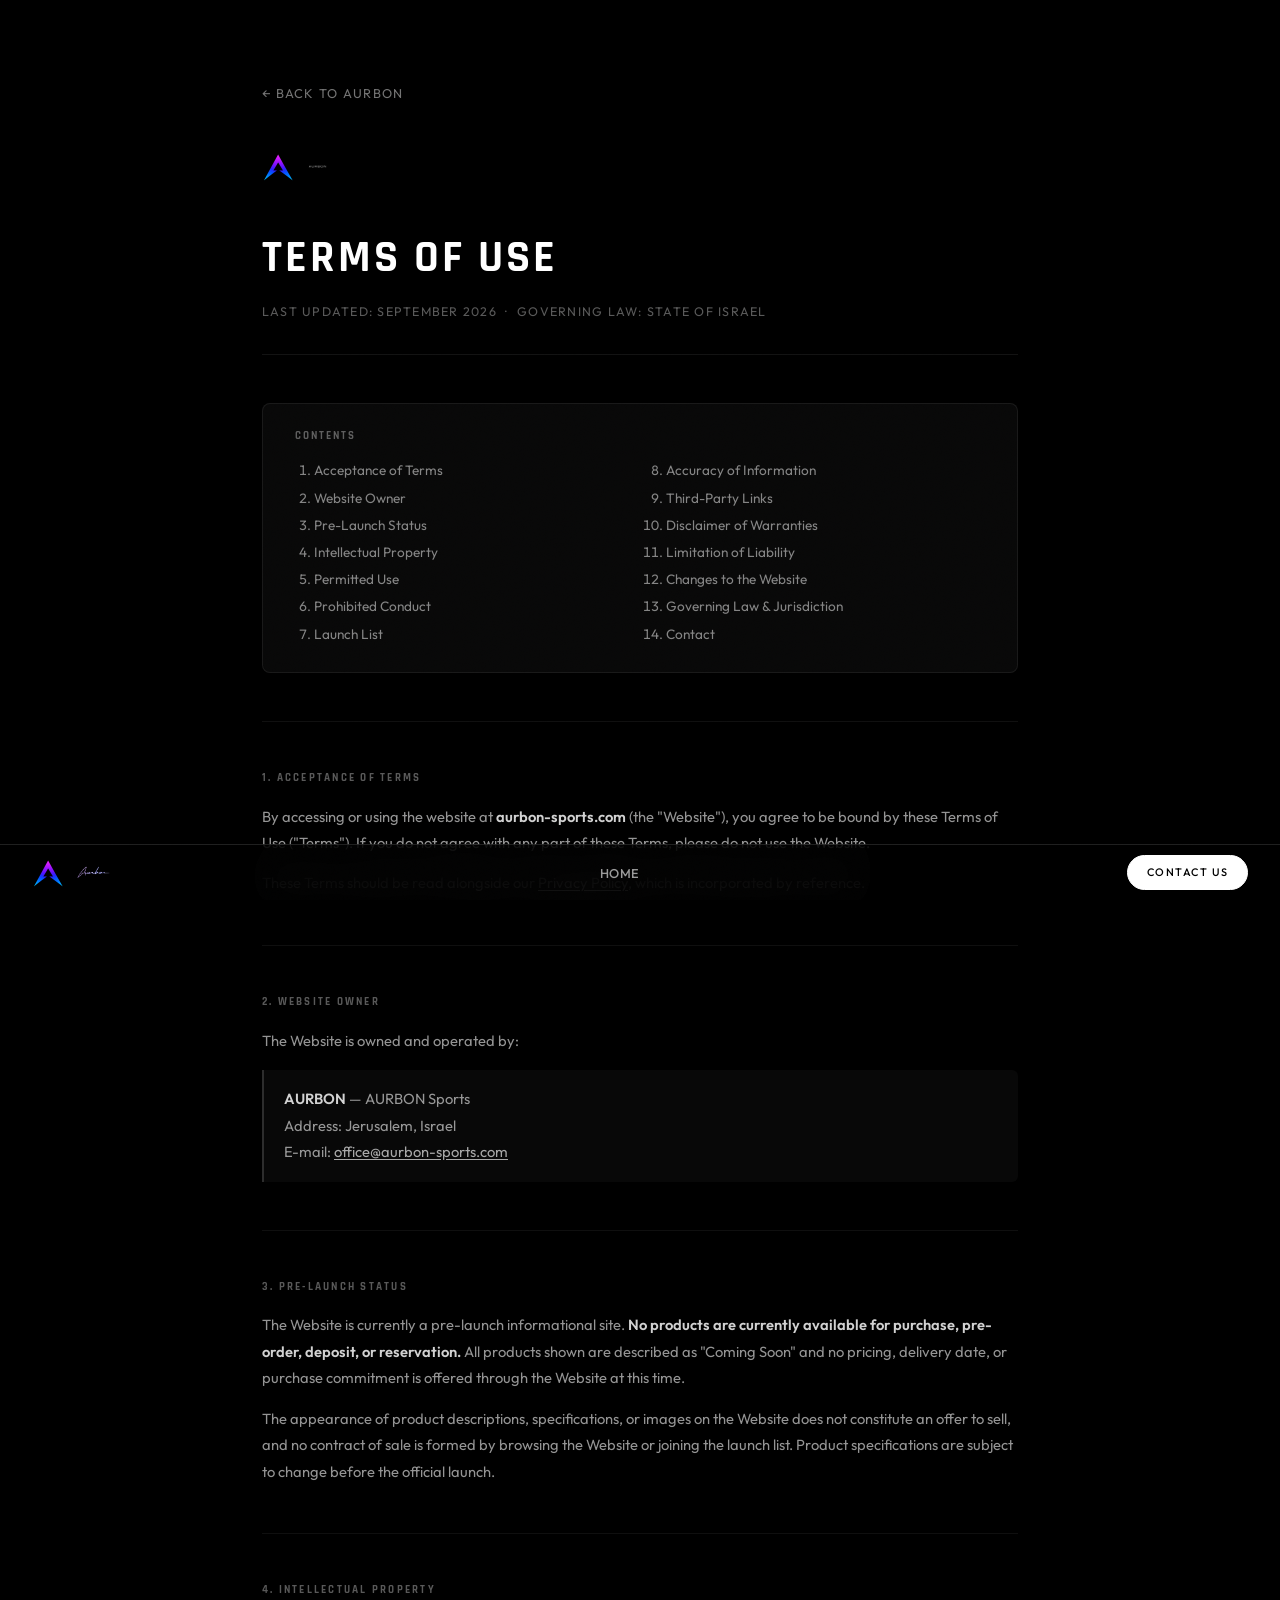
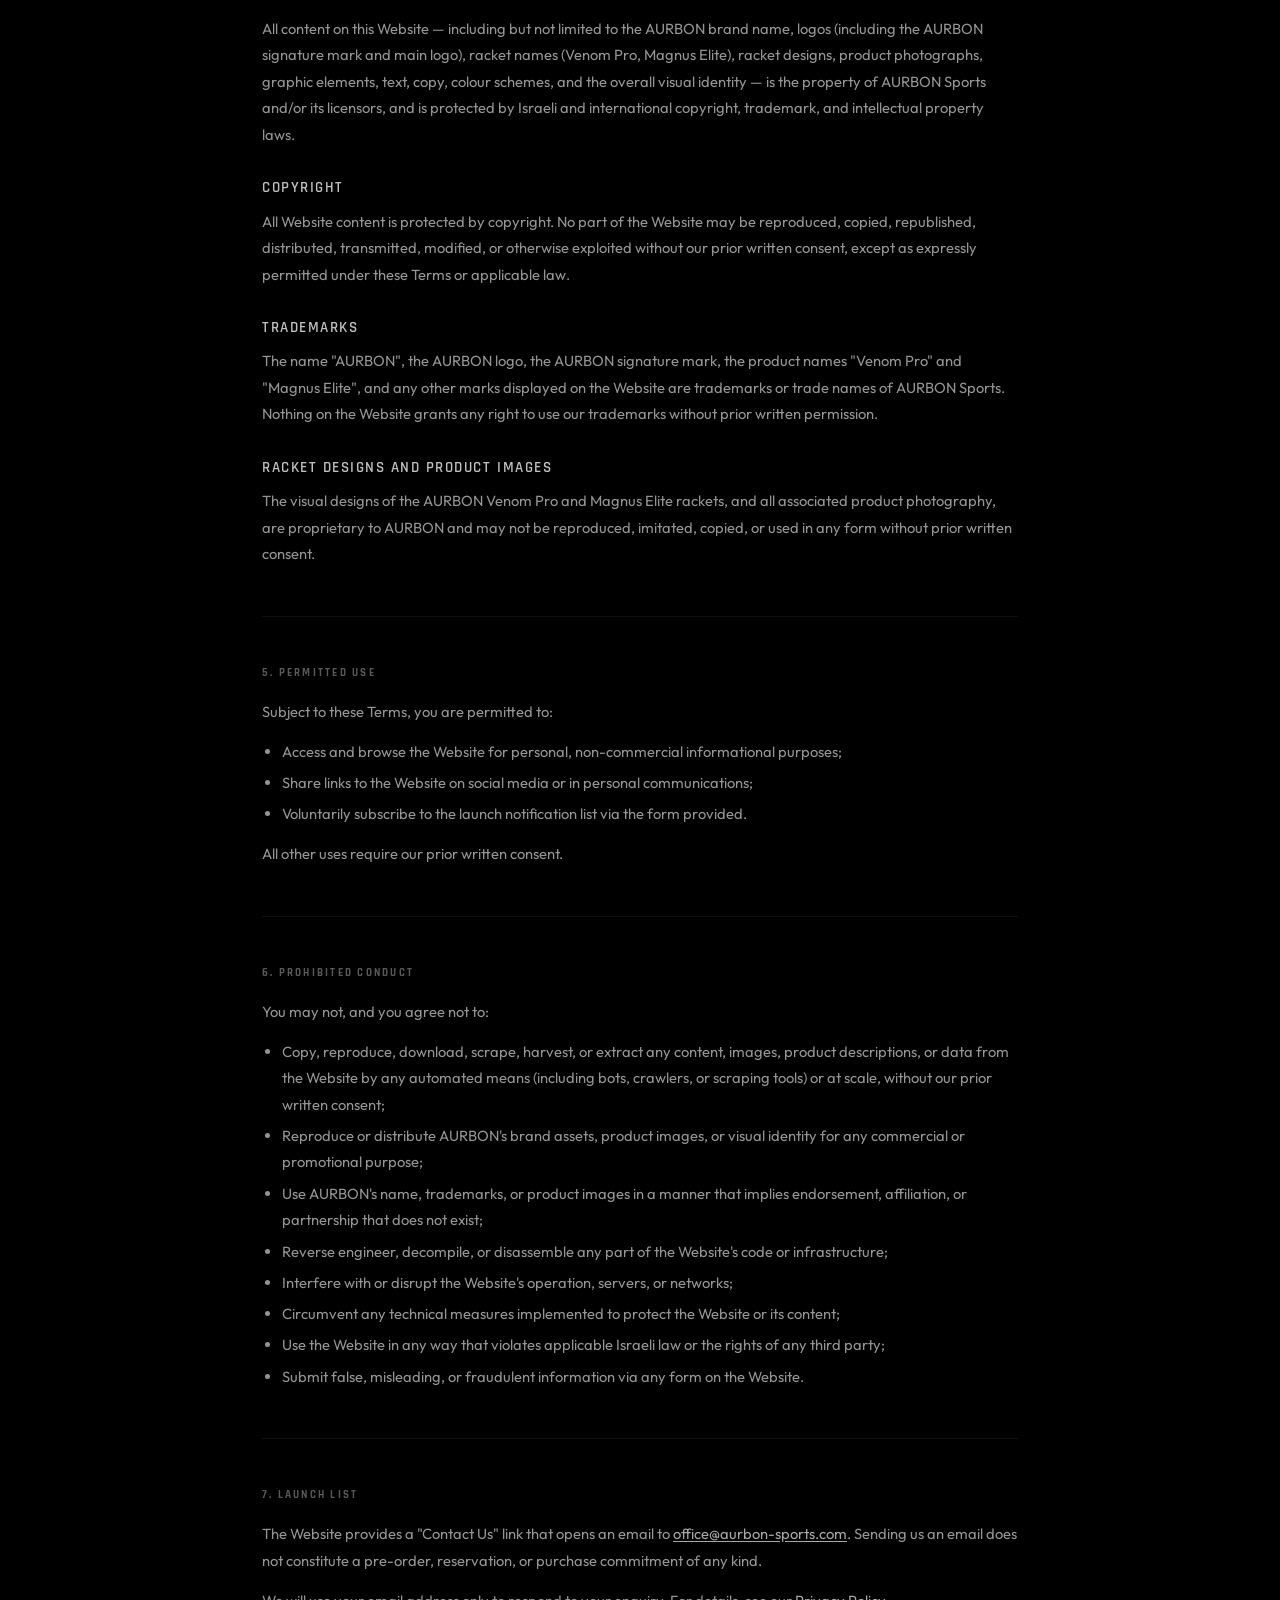
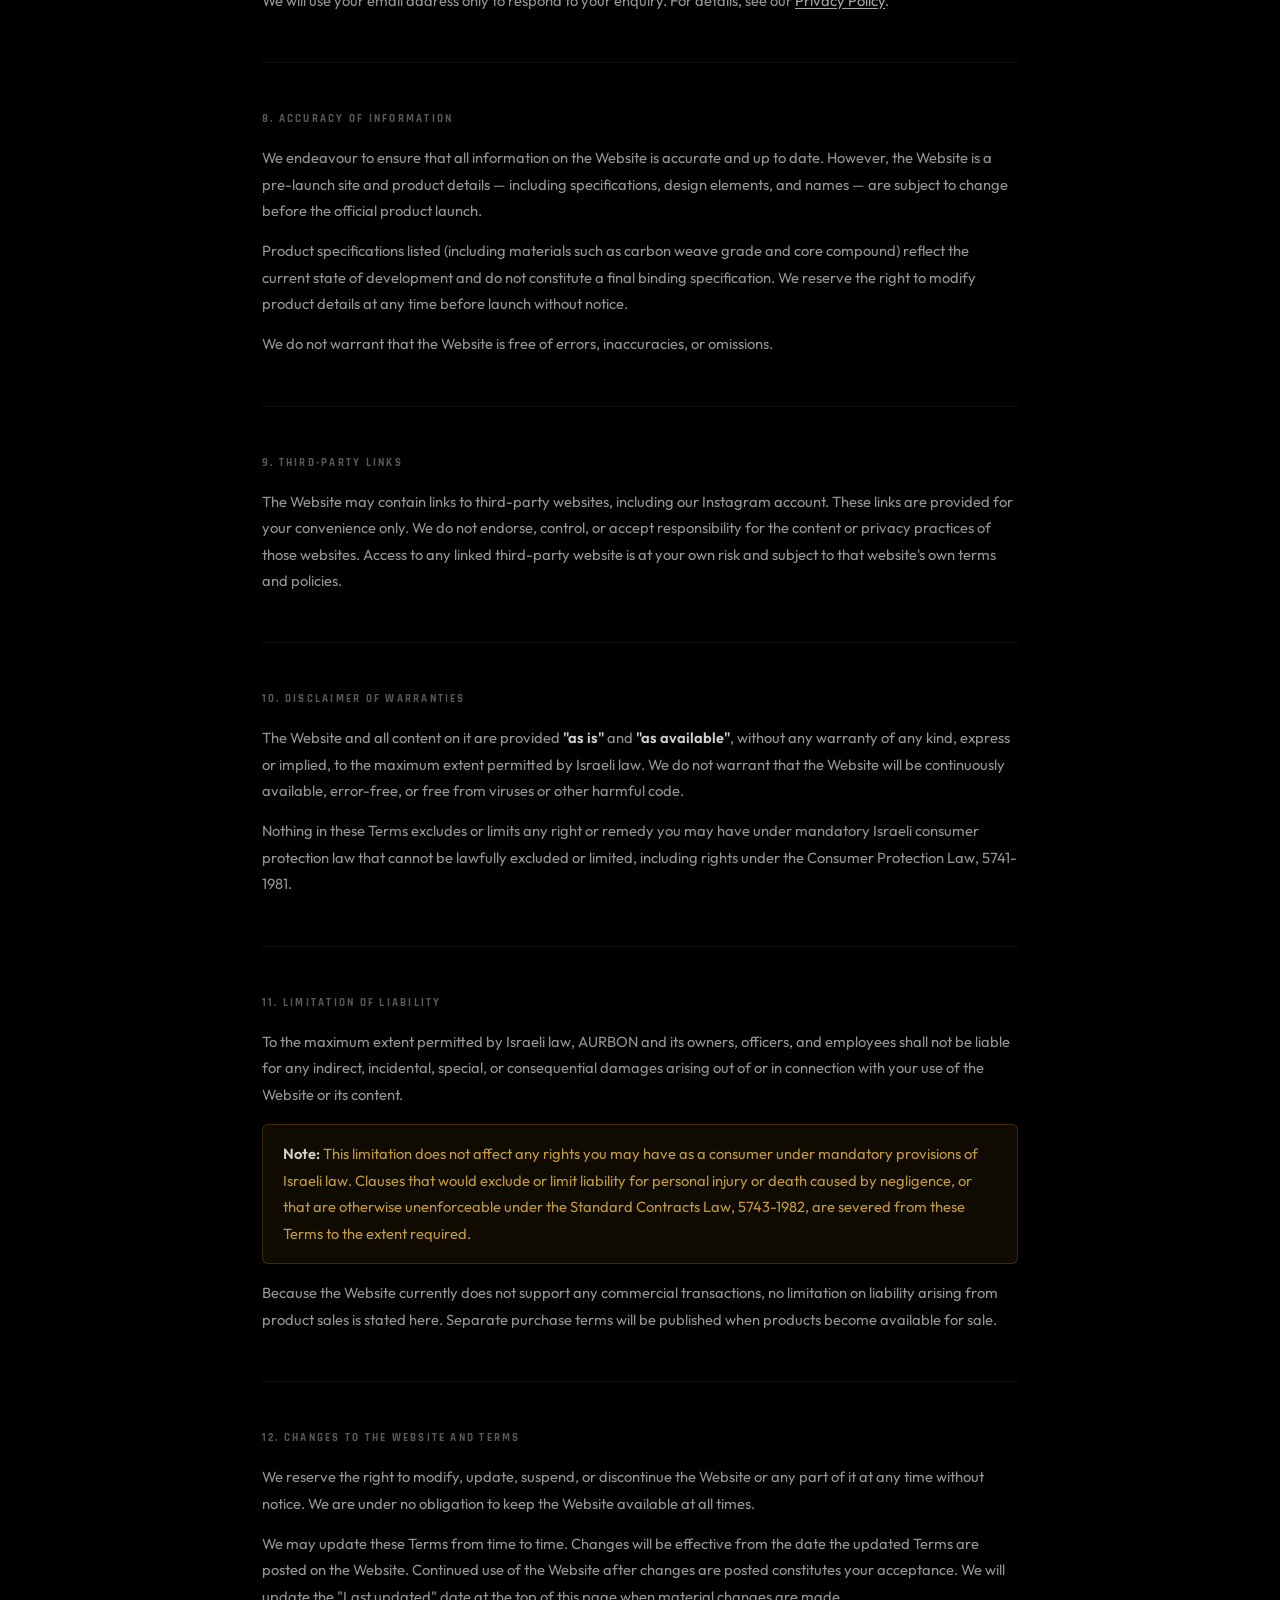
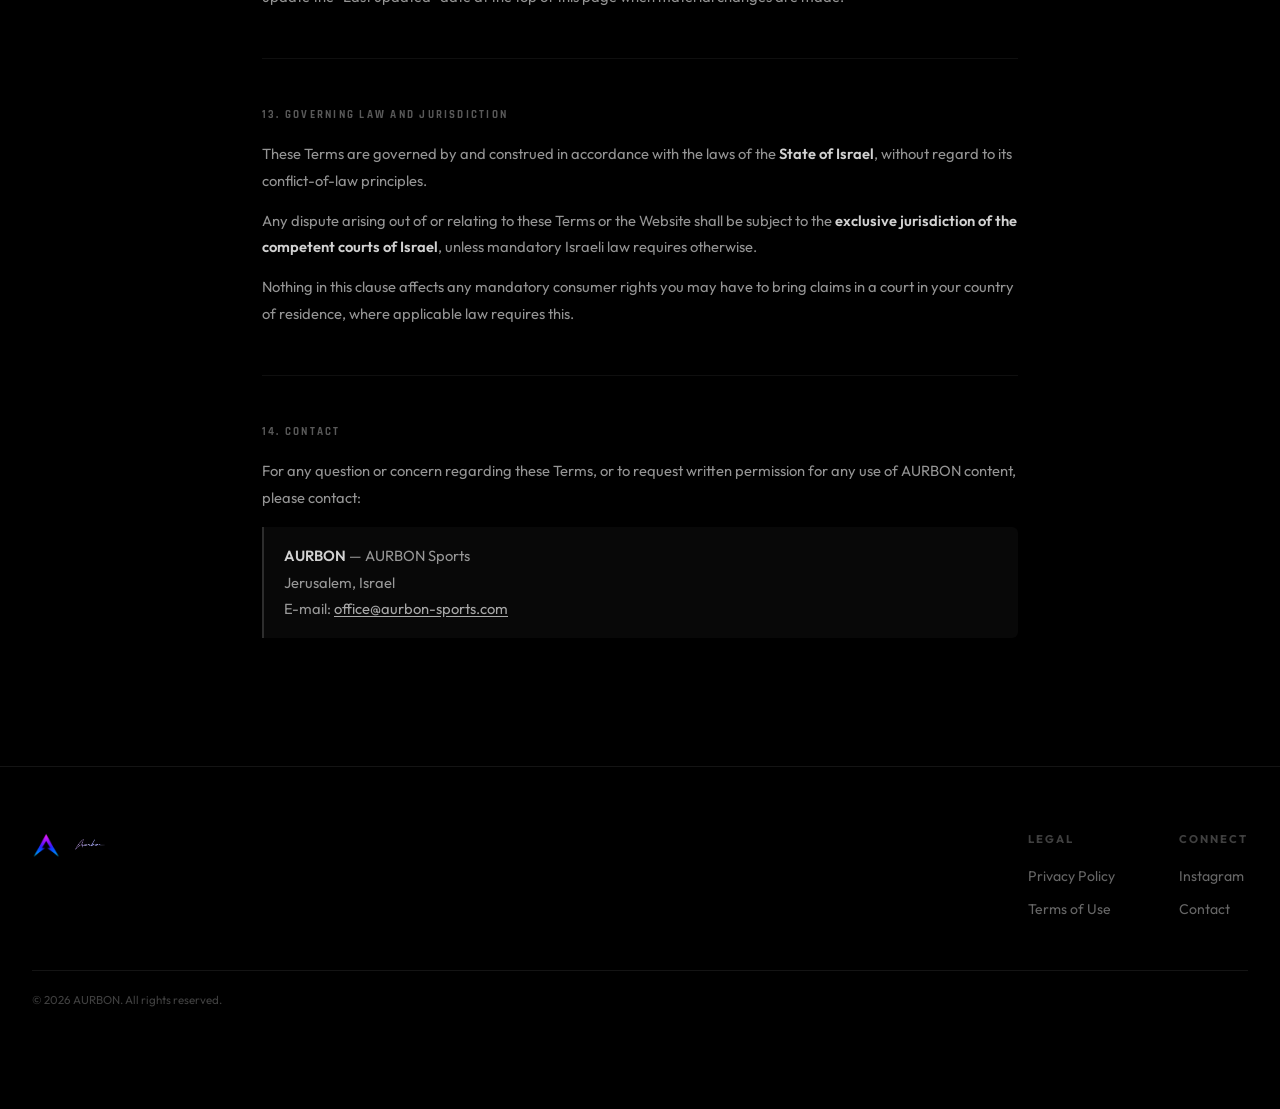
<file: terms.html>
﻿<!DOCTYPE html>
<html lang="en">
<head>
    <meta charset="UTF-8">
    <meta name="viewport" content="width=device-width, initial-scale=1.0">
    <title>Terms of Use | AURBON</title>
    <meta name="description" content="Terms of Use for the AURBON website — permitted use, intellectual property, and governing law.">
    <link rel="icon" type="image/png" href="main_logo.png">
    <link rel="stylesheet" href="style.css">
    <link rel="preconnect" href="https://fonts.googleapis.com">
    <link rel="preconnect" href="https://fonts.gstatic.com" crossorigin>
    <link href="https://fonts.googleapis.com/css2?family=Outfit:wght@300;400;500;600;700;800;900&family=Rajdhani:wght@400;500;600;700&display=swap" rel="stylesheet">
    <style>
        .legal-page {
            max-width: 820px;
            margin: 0 auto;
            padding: 5rem 2rem 5rem;
        }
        .legal-back {
            display: inline-flex;
            align-items: center;
            gap: 0.4rem;
            color: rgba(255,255,255,0.45);
            font-size: 0.8rem;
            letter-spacing: 0.1em;
            text-decoration: none;
            text-transform: uppercase;
            margin-bottom: 3rem;
            transition: color 0.2s;
        }
        .legal-back:hover { color: #fff; }
        .legal-brand {
            display: flex;
            align-items: center;
            gap: 0.75rem;
            margin-bottom: 2.5rem;
        }
        .legal-brand .lb-icon { height: 32px; width: auto; }
        .legal-brand .lb-word { height: 16px; width: auto; filter: invert(1); opacity: 0.7; }
        .legal-title {
            font-family: var(--font-heading, 'Rajdhani', sans-serif);
            font-size: clamp(1.8rem, 4vw, 2.8rem);
            font-weight: 700;
            letter-spacing: 3px;
            text-transform: uppercase;
            color: #fff;
            margin: 0 0 0.4rem;
        }
        .legal-meta {
            font-size: 0.78rem;
            color: rgba(255,255,255,0.35);
            letter-spacing: 0.1em;
            text-transform: uppercase;
            margin-bottom: 3rem;
            padding-bottom: 2rem;
            border-bottom: 1px solid rgba(255,255,255,0.07);
        }
        .legal-toc {
            background: rgba(255,255,255,0.03);
            border: 1px solid rgba(255,255,255,0.07);
            border-radius: 8px;
            padding: 1.5rem 2rem;
            margin-bottom: 3rem;
        }
        .legal-toc h2 {
            font-family: var(--font-heading, 'Rajdhani', sans-serif);
            font-size: 0.7rem;
            font-weight: 700;
            letter-spacing: 0.18em;
            text-transform: uppercase;
            color: rgba(255,255,255,0.35);
            margin: 0 0 0.75rem;
        }
        .legal-toc ol {
            margin: 0;
            padding-left: 1.2rem;
            column-count: 2;
            column-gap: 2rem;
        }
        .legal-toc li {
            font-size: 0.85rem;
            line-height: 2;
            color: rgba(255,255,255,0.5);
        }
        .legal-toc a {
            color: rgba(255,255,255,0.5);
            text-decoration: none;
        }
        .legal-toc a:hover { color: #fff; }
        .legal-section {
            margin-bottom: 3rem;
            scroll-margin-top: 2rem;
        }
        .legal-section > h2 {
            font-family: var(--font-heading, 'Rajdhani', sans-serif);
            font-size: 0.7rem;
            font-weight: 700;
            letter-spacing: 0.2em;
            text-transform: uppercase;
            color: rgba(255,255,255,0.35);
            margin: 0 0 1rem;
        }
        .legal-section h3 {
            font-family: var(--font-heading, 'Rajdhani', sans-serif);
            font-size: 0.95rem;
            font-weight: 600;
            letter-spacing: 0.1em;
            text-transform: uppercase;
            color: rgba(255,255,255,0.75);
            margin: 1.75rem 0 0.5rem;
        }
        .legal-section p {
            font-size: 0.92rem;
            line-height: 1.8;
            color: rgba(255,255,255,0.58);
            margin: 0 0 0.85rem;
        }
        .legal-section ul,
        .legal-section ol {
            margin: 0.5rem 0 0.85rem 1.25rem;
            padding: 0;
        }
        .legal-section li {
            font-size: 0.92rem;
            line-height: 1.8;
            color: rgba(255,255,255,0.58);
            margin-bottom: 0.3rem;
        }
        .legal-section strong {
            color: rgba(255,255,255,0.82);
            font-weight: 600;
        }
        .legal-placeholder {
            display: inline-block;
            background: rgba(255, 200, 0, 0.1);
            border: 1px solid rgba(255, 200, 0, 0.3);
            border-radius: 3px;
            padding: 0.1em 0.45em;
            color: rgba(255, 210, 50, 0.9);
            font-size: 0.82em;
            font-style: italic;
        }
        .legal-divider {
            border: none;
            border-top: 1px solid rgba(255,255,255,0.06);
            margin: 0 0 3rem;
        }
        .legal-link {
            color: rgba(255,255,255,0.65);
            text-decoration: underline;
            text-underline-offset: 2px;
        }
        .legal-link:hover { color: #fff; }
        .legal-highlight-box {
            background: rgba(255,255,255,0.03);
            border-left: 2px solid rgba(255,255,255,0.15);
            border-radius: 0 6px 6px 0;
            padding: 1rem 1.25rem;
            margin: 1rem 0;
        }
        .legal-highlight-box p { margin: 0; }
        .legal-important {
            background: rgba(255, 180, 0, 0.06);
            border: 1px solid rgba(255, 180, 0, 0.2);
            border-radius: 6px;
            padding: 1rem 1.25rem;
            margin: 1rem 0;
        }
        .legal-important p { margin: 0; color: rgba(255,200,80,0.75); }
        @media (max-width: 600px) {
            .legal-toc ol { column-count: 1; }
            .legal-page { padding: 3rem 1.25rem 5rem; }
        }
    </style>
</head>
<body>
<a href="#main-content" class="skip-to-content">Skip to main content</a>

<nav class="navbar" aria-label="Main navigation">
    <div class="container">
        <div class="nav-wrapper">
            <div class="logo">
                <a href="index.html" class="logo-link" aria-label="AURBON — return to home">
                    <img src="main_logo.png" alt="" class="logo-icon" aria-hidden="true">
                    <img src="signature_logo.png" alt="AURBON" class="logo-name">
                </a>
            </div>
            <ul class="nav-links">
                <li><a href="index.html">Home</a></li>
            </ul>
            <div class="nav-actions">
                <a href="mailto:office@aurbon-sports.com" class="btn-nav-launch btn-nav-launch--primary">Contact Us</a>
            </div>
        </div>
    </div>
</nav>

<main id="main-content">
<div class="legal-page">

    <a href="index.html" class="legal-back">&#8592; Back to AURBON</a>

    <div class="legal-brand">
        <img src="main_logo.png" alt="" class="lb-icon" aria-hidden="true">
        <img src="Name_logo_capital_letters.png" alt="AURBON" class="lb-word">
    </div>

    <h1 class="legal-title">Terms of Use</h1>
    <p class="legal-meta">Last updated: September 2026 &nbsp;&middot;&nbsp; Governing law: State of Israel</p>

    <nav class="legal-toc" aria-label="Table of contents">
        <h2>Contents</h2>
        <ol>
            <li><a href="#tu-acceptance">Acceptance of Terms</a></li>
            <li><a href="#tu-owner">Website Owner</a></li>
            <li><a href="#tu-prelaunch">Pre-Launch Status</a></li>
            <li><a href="#tu-ip">Intellectual Property</a></li>
            <li><a href="#tu-permitted">Permitted Use</a></li>
            <li><a href="#tu-prohibited">Prohibited Conduct</a></li>
            <li><a href="#tu-launchlist">Launch List</a></li>
            <li><a href="#tu-accuracy">Accuracy of Information</a></li>
            <li><a href="#tu-thirdparty">Third-Party Links</a></li>
            <li><a href="#tu-disclaimer">Disclaimer of Warranties</a></li>
            <li><a href="#tu-liability">Limitation of Liability</a></li>
            <li><a href="#tu-changes">Changes to the Website</a></li>
            <li><a href="#tu-governing">Governing Law &amp; Jurisdiction</a></li>
            <li><a href="#tu-contact">Contact</a></li>
        </ol>
    </nav>

    <hr class="legal-divider">

    <!-- 1. ACCEPTANCE -->
    <div class="legal-section" id="tu-acceptance">
        <h2>1. Acceptance of Terms</h2>
        <p>By accessing or using the website at <strong>aurbon-sports.com</strong> (the "Website"), you agree to be bound by these Terms of Use ("Terms"). If you do not agree with any part of these Terms, please do not use the Website.</p>
        <p>These Terms should be read alongside our <a href="privacy-policy.html" class="legal-link">Privacy Policy</a>, which is incorporated by reference.</p>
    </div>

    <hr class="legal-divider">

    <!-- 2. OWNER -->
    <div class="legal-section" id="tu-owner">
        <h2>2. Website Owner</h2>
        <p>The Website is owned and operated by:</p>
        <div class="legal-highlight-box">
            <p>
                <strong>AURBON</strong> — AURBON Sports<br>
                Address:&nbsp;Jerusalem, Israel<br>
                E-mail:&nbsp;<a href="mailto:office@aurbon-sports.com" class="legal-link">office@aurbon-sports.com</a>
            </p>
        </div>
    </div>

    <hr class="legal-divider">

    <!-- 3. PRE-LAUNCH -->
    <div class="legal-section" id="tu-prelaunch">
        <h2>3. Pre-Launch Status</h2>
        <p>The Website is currently a pre-launch informational site. <strong>No products are currently available for purchase, pre-order, deposit, or reservation.</strong> All products shown are described as "Coming Soon" and no pricing, delivery date, or purchase commitment is offered through the Website at this time.</p>
        <p>The appearance of product descriptions, specifications, or images on the Website does not constitute an offer to sell, and no contract of sale is formed by browsing the Website or joining the launch list. Product specifications are subject to change before the official launch.</p>
    </div>

    <hr class="legal-divider">

    <!-- 4. INTELLECTUAL PROPERTY -->
    <div class="legal-section" id="tu-ip">
        <h2>4. Intellectual Property</h2>
        <p>All content on this Website — including but not limited to the AURBON brand name, logos (including the AURBON signature mark and main logo), racket names (Venom Pro, Magnus Elite), racket designs, product photographs, graphic elements, text, copy, colour schemes, and the overall visual identity — is the property of AURBON Sports and/or its licensors, and is protected by Israeli and international copyright, trademark, and intellectual property laws.</p>

        <h3>Copyright</h3>
        <p>All Website content is protected by copyright. No part of the Website may be reproduced, copied, republished, distributed, transmitted, modified, or otherwise exploited without our prior written consent, except as expressly permitted under these Terms or applicable law.</p>

        <h3>Trademarks</h3>
        <p>The name "AURBON", the AURBON logo, the AURBON signature mark, the product names "Venom Pro" and "Magnus Elite", and any other marks displayed on the Website are trademarks or trade names of AURBON Sports. Nothing on the Website grants any right to use our trademarks without prior written permission.</p>

        <h3>Racket Designs and Product Images</h3>
        <p>The visual designs of the AURBON Venom Pro and Magnus Elite rackets, and all associated product photography, are proprietary to AURBON and may not be reproduced, imitated, copied, or used in any form without prior written consent.</p>
    </div>

    <hr class="legal-divider">

    <!-- 5. PERMITTED USE -->
    <div class="legal-section" id="tu-permitted">
        <h2>5. Permitted Use</h2>
        <p>Subject to these Terms, you are permitted to:</p>
        <ul>
            <li>Access and browse the Website for personal, non-commercial informational purposes;</li>
            <li>Share links to the Website on social media or in personal communications;</li>
            <li>Voluntarily subscribe to the launch notification list via the form provided.</li>
        </ul>
        <p>All other uses require our prior written consent.</p>
    </div>

    <hr class="legal-divider">

    <!-- 6. PROHIBITED CONDUCT -->
    <div class="legal-section" id="tu-prohibited">
        <h2>6. Prohibited Conduct</h2>
        <p>You may not, and you agree not to:</p>
        <ul>
            <li>Copy, reproduce, download, scrape, harvest, or extract any content, images, product descriptions, or data from the Website by any automated means (including bots, crawlers, or scraping tools) or at scale, without our prior written consent;</li>
            <li>Reproduce or distribute AURBON's brand assets, product images, or visual identity for any commercial or promotional purpose;</li>
            <li>Use AURBON's name, trademarks, or product images in a manner that implies endorsement, affiliation, or partnership that does not exist;</li>
            <li>Reverse engineer, decompile, or disassemble any part of the Website's code or infrastructure;</li>
            <li>Interfere with or disrupt the Website's operation, servers, or networks;</li>
            <li>Circumvent any technical measures implemented to protect the Website or its content;</li>
            <li>Use the Website in any way that violates applicable Israeli law or the rights of any third party;</li>
            <li>Submit false, misleading, or fraudulent information via any form on the Website.</li>
        </ul>
    </div>

    <hr class="legal-divider">

    <!-- 7. LAUNCH LIST -->
    <div class="legal-section" id="tu-launchlist">
        <h2>7. Launch List</h2>
        <p>The Website provides a "Contact Us" link that opens an email to <a href="mailto:office@aurbon-sports.com" class="legal-link">office@aurbon-sports.com</a>. Sending us an email does not constitute a pre-order, reservation, or purchase commitment of any kind.</p>
        <p>We will use your email address only to respond to your enquiry. For details, see our <a href="privacy-policy.html" class="legal-link">Privacy Policy</a>.</p>
    </div>

    <hr class="legal-divider">

    <!-- 8. ACCURACY -->
    <div class="legal-section" id="tu-accuracy">
        <h2>8. Accuracy of Information</h2>
        <p>We endeavour to ensure that all information on the Website is accurate and up to date. However, the Website is a pre-launch site and product details — including specifications, design elements, and names — are subject to change before the official product launch.</p>
        <p>Product specifications listed (including materials such as carbon weave grade and core compound) reflect the current state of development and do not constitute a final binding specification. We reserve the right to modify product details at any time before launch without notice.</p>
        <p>We do not warrant that the Website is free of errors, inaccuracies, or omissions.</p>
    </div>

    <hr class="legal-divider">

    <!-- 9. THIRD-PARTY LINKS -->
    <div class="legal-section" id="tu-thirdparty">
        <h2>9. Third-Party Links</h2>
        <p>The Website may contain links to third-party websites, including our Instagram account. These links are provided for your convenience only. We do not endorse, control, or accept responsibility for the content or privacy practices of those websites. Access to any linked third-party website is at your own risk and subject to that website's own terms and policies.</p>
    </div>

    <hr class="legal-divider">

    <!-- 10. DISCLAIMER -->
    <div class="legal-section" id="tu-disclaimer">
        <h2>10. Disclaimer of Warranties</h2>
        <p>The Website and all content on it are provided <strong>"as is"</strong> and <strong>"as available"</strong>, without any warranty of any kind, express or implied, to the maximum extent permitted by Israeli law. We do not warrant that the Website will be continuously available, error-free, or free from viruses or other harmful code.</p>
        <p>Nothing in these Terms excludes or limits any right or remedy you may have under mandatory Israeli consumer protection law that cannot be lawfully excluded or limited, including rights under the Consumer Protection Law, 5741-1981.</p>
    </div>

    <hr class="legal-divider">

    <!-- 11. LIMITATION OF LIABILITY -->
    <div class="legal-section" id="tu-liability">
        <h2>11. Limitation of Liability</h2>
        <p>To the maximum extent permitted by Israeli law, AURBON and its owners, officers, and employees shall not be liable for any indirect, incidental, special, or consequential damages arising out of or in connection with your use of the Website or its content.</p>
        <div class="legal-important">
            <p><strong>Note:</strong> This limitation does not affect any rights you may have as a consumer under mandatory provisions of Israeli law. Clauses that would exclude or limit liability for personal injury or death caused by negligence, or that are otherwise unenforceable under the Standard Contracts Law, 5743-1982, are severed from these Terms to the extent required.</p>
        </div>
        <p>Because the Website currently does not support any commercial transactions, no limitation on liability arising from product sales is stated here. Separate purchase terms will be published when products become available for sale.</p>
    </div>

    <hr class="legal-divider">

    <!-- 12. CHANGES TO WEBSITE -->
    <div class="legal-section" id="tu-changes">
        <h2>12. Changes to the Website and Terms</h2>
        <p>We reserve the right to modify, update, suspend, or discontinue the Website or any part of it at any time without notice. We are under no obligation to keep the Website available at all times.</p>
        <p>We may update these Terms from time to time. Changes will be effective from the date the updated Terms are posted on the Website. Continued use of the Website after changes are posted constitutes your acceptance. We will update the "Last updated" date at the top of this page when material changes are made.</p>
    </div>

    <hr class="legal-divider">

    <!-- 13. GOVERNING LAW -->
    <div class="legal-section" id="tu-governing">
        <h2>13. Governing Law and Jurisdiction</h2>
        <p>These Terms are governed by and construed in accordance with the laws of the <strong>State of Israel</strong>, without regard to its conflict-of-law principles.</p>
        <p>Any dispute arising out of or relating to these Terms or the Website shall be subject to the <strong>exclusive jurisdiction of the competent courts of Israel</strong>, unless mandatory Israeli law requires otherwise.</p>
        <p>Nothing in this clause affects any mandatory consumer rights you may have to bring claims in a court in your country of residence, where applicable law requires this.</p>
    </div>

    <hr class="legal-divider">

    <!-- 14. CONTACT -->
    <div class="legal-section" id="tu-contact">
        <h2>14. Contact</h2>
        <p>For any question or concern regarding these Terms, or to request written permission for any use of AURBON content, please contact:</p>
        <div class="legal-highlight-box">
            <p>
                <strong>AURBON</strong> — AURBON Sports<br>
                Jerusalem, Israel<br>
                E-mail:&nbsp;<a href="mailto:office@aurbon-sports.com" class="legal-link">office@aurbon-sports.com</a>
            </p>
        </div>
    </div>

</div>
</main>

<footer class="footer" role="contentinfo">
    <div class="container">
        <div class="footer-main">
            <div class="footer-brand-block">
                <div class="footer-brand">
                    <img src="main_logo.png" alt="" class="footer-logo-icon" aria-hidden="true">
                    <img src="signature_logo.png" alt="AURBON" class="footer-signature">
                </div>
            </div>
            <div class="footer-links-block">
                <div class="footer-col">
                    <h4>Legal</h4>
                    <a href="privacy-policy.html">Privacy Policy</a>
                    <a href="terms.html" aria-current="page">Terms of Use</a>
                </div>
                <div class="footer-col">
                    <h4>Connect</h4>
                    <a href="https://www.instagram.com/aurbonsports/" target="_blank" rel="noopener noreferrer">Instagram</a>
                    <a href="mailto:office@aurbon-sports.com">Contact</a>
                </div>
            </div>
        </div>
        <div class="footer-bottom">
            <p>&copy; 2026 AURBON. All rights reserved.</p>
        </div>
    </div>
</footer>

<script src="script.js"></script>
</body>
</html>
</file>
<file: style.css>
/* ====================================================================
   AURBON — premium padel racket brand, "coming soon" site
   Design system: pure black, one warm bronze/gold accent, confident
   type, generous negative space, restrained scroll-driven motion.
   ==================================================================== */

/* ==================== TOKENS ==================== */
:root {
    --bg: #000000;
    --surface-1: #0a0a0a;
    --surface-2: #121212;
    --hairline: rgba(255, 255, 255, 0.08);

    --ink-100: #ffffff;
    --ink-80:  rgba(255, 255, 255, 0.80);
    --ink-60:  rgba(255, 255, 255, 0.60);
    --ink-40:  rgba(255, 255, 255, 0.40);
    --ink-25:  rgba(255, 255, 255, 0.25);
    --ink-12:  rgba(255, 255, 255, 0.12);

    --accent: #C9A24B;
    --accent-dim: rgba(201, 162, 75, 0.35);
    --accent-2: #8A5CFF;
    --accent-2-dim: rgba(138, 92, 255, 0.35);
    --accent-3: #4DC9FF;
    --accent-3-dim: rgba(77, 201, 255, 0.35);

    --gradient-brand: linear-gradient(135deg, var(--accent-2) 0%, var(--accent-3) 45%, var(--accent) 100%);
    --gradient-text: linear-gradient(100deg, #fff 0%, var(--accent-3) 35%, var(--accent-2) 60%, var(--accent) 100%);

    --font-sans: 'Outfit', sans-serif;
    --font-heading: 'Rajdhani', sans-serif;

    --space-1: 0.5rem;
    --space-2: 1rem;
    --space-3: 1.5rem;
    --space-4: 2.5rem;
    --space-5: 4rem;
    --space-6: 6rem;
    --space-7: 9rem;

    --radius-sm: 8px;
    --radius-md: 14px;
    --radius-lg: 24px;

    --ease: cubic-bezier(.16, .84, .44, 1);
    --dur-fast: 0.3s;
    --dur-med: 0.6s;
    --dur-slow: 0.9s;
}

/* ==================== RESET & BASE ==================== */
*, *::before, *::after { box-sizing: border-box; }
* { margin: 0; padding: 0; }

html {
    scroll-behavior: smooth;
    overflow-x: hidden;
}

body {
    font-family: var(--font-sans);
    background: var(--bg);
    color: var(--ink-60);
    line-height: 1.6;
    overflow-x: hidden;
    -webkit-font-smoothing: antialiased;
    padding-bottom: 76px; /* clears the fixed bottom nav */
}

img { max-width: 100%; display: block; }
a { color: inherit; }

::selection { background: var(--accent); color: #000; }

.container {
    max-width: 1400px;
    margin: 0 auto;
    padding: 0 2rem;
}

/* Film-grain texture over the whole page — cheap (one fixed SVG-noise
   layer, no animation), adds a cinematic, non-flat surface to pure black. */
body::after {
    content: '';
    position: fixed;
    inset: 0;
    z-index: 9500;
    pointer-events: none;
    opacity: 0.035;
    mix-blend-mode: overlay;
    background-image: url("data:image/svg+xml;utf8,<svg xmlns='http://www.w3.org/2000/svg' width='180' height='180'><filter id='n'><feTurbulence type='fractalNoise' baseFrequency='0.9' numOctaves='2' stitchTiles='stitch'/></filter><rect width='100%25' height='100%25' filter='url(%23n)'/></svg>");
}

/* ==================== GRADIENT TYPE UTILITY ==================== */
.text-gradient {
    background: var(--gradient-text);
    background-size: 220% 100%;
    -webkit-background-clip: text;
    background-clip: text;
    -webkit-text-fill-color: transparent;
    color: transparent;
    animation: gradientShift 7s ease-in-out infinite;
}
@keyframes gradientShift {
    0%, 100% { background-position: 0% 50%; }
    50% { background-position: 100% 50%; }
}

/* ==================== AMBIENT BLOBS ==================== */
.ambient-blobs {
    position: absolute;
    inset: 0;
    overflow: hidden;
    pointer-events: none;
    z-index: 0;
}
.blob {
    position: absolute;
    border-radius: 50%;
    filter: blur(70px);
    mix-blend-mode: screen;
    opacity: 0.55;
    will-change: transform;
}
.blob-a { width: 42vw; height: 42vw; max-width: 620px; max-height: 620px; background: radial-gradient(circle, var(--accent-2) 0%, transparent 70%); top: -10%; left: -8%; animation: blobFloatA 22s ease-in-out infinite; }
.blob-b { width: 34vw; height: 34vw; max-width: 520px; max-height: 520px; background: radial-gradient(circle, var(--accent-3) 0%, transparent 70%); bottom: -14%; right: -6%; animation: blobFloatB 26s ease-in-out infinite; }
.blob-c { width: 26vw; height: 26vw; max-width: 420px; max-height: 420px; background: radial-gradient(circle, var(--accent) 0%, transparent 70%); top: 38%; left: 48%; animation: blobFloatC 19s ease-in-out infinite; }

@keyframes blobFloatA {
    0%, 100% { transform: translate(0, 0) scale(1); }
    50% { transform: translate(6vw, 8vh) scale(1.15); }
}
@keyframes blobFloatB {
    0%, 100% { transform: translate(0, 0) scale(1); }
    50% { transform: translate(-7vw, -6vh) scale(1.1); }
}
@keyframes blobFloatC {
    0%, 100% { transform: translate(-50%, -50%) scale(1); }
    50% { transform: translate(-50%, -50%) translate(4vw, -5vh) scale(1.2); }
}

@media (max-width: 768px) {
    .blob { filter: blur(50px); opacity: 0.4; }
}
@media (prefers-reduced-motion: reduce) {
    .blob { animation: none; }
}

/* ==================== SNOW LOGOS ==================== */
/* Tiny brand marks drifting down through the hero like snow — populated by
   JS (randomized size/speed/drift per instance via CSS custom properties),
   purely decorative and kept behind the rackets/text. */
.snow-logos {
    position: absolute;
    inset: 0;
    overflow: hidden;
    pointer-events: none;
    z-index: 0;
}
.snow-logo {
    position: absolute;
    top: -8%;
    left: var(--sx, 50%);
    width: var(--size, 20px);
    height: auto;
    opacity: 0;
    filter: drop-shadow(0 0 6px rgba(138, 92, 255, 0.35));
    animation: snowFall var(--dur, 14s) linear infinite;
    animation-delay: var(--delay, 0s);
    will-change: transform, opacity;
}
@keyframes snowFall {
    0%   { transform: translateY(0) translateX(0) rotate(0deg); opacity: 0; }
    8%   { opacity: var(--peak, 0.55); }
    88%  { opacity: var(--peak, 0.55); }
    100% { transform: translateY(128vh) translateX(var(--drift, 40px)) rotate(var(--spin, 160deg)); opacity: 0; }
}
@media (prefers-reduced-motion: reduce) {
    .snow-logos { display: none; }
}

/* ==================== PRELOADER ==================== */
.preloader {
    position: fixed;
    inset: 0;
    z-index: 20000;
    background: #000;
    display: flex;
    flex-direction: column;
    align-items: center;
    justify-content: center;
    gap: 1.5rem;
    transition: opacity 0.6s var(--ease), visibility 0.6s var(--ease);
}
.preloader.done { opacity: 0; visibility: hidden; pointer-events: none; }

.preloader-signature {
    width: min(64vw, 360px);
    height: auto;
    overflow: visible;
}
.preloader-signature path {
    fill: none;
    stroke: url(#sigGradient);
    stroke-width: 5;
    stroke-linecap: round;
    stroke-linejoin: round;
    filter: drop-shadow(0 0 10px rgba(138, 92, 255, 0.45));
}

.preloader-counter {
    font-family: var(--font-heading);
    font-size: 1rem;
    letter-spacing: 3px;
    color: var(--ink-60);
    font-variant-numeric: tabular-nums;
}
.preloader-bar { width: 160px; height: 2px; background: var(--ink-12); border-radius: 2px; overflow: hidden; }
.preloader-bar-fill {
    display: block;
    height: 100%;
    width: 0%;
    background: var(--gradient-brand);
}
@media (prefers-reduced-motion: reduce) {
    .preloader-signature path { stroke-dashoffset: 0 !important; transition: none !important; }
}

/* ==================== CUSTOM CURSOR ==================== */
.cursor-dot, .cursor-ring { display: none; }
@media (pointer: fine) and (min-width: 901px) {
    .cursor-dot {
        display: block;
        position: fixed;
        top: 0; left: 0;
        width: 7px; height: 7px;
        margin: -3.5px 0 0 -3.5px;
        border-radius: 50%;
        background: var(--accent-3);
        z-index: 10100;
        pointer-events: none;
        transform: translate(var(--cx, -100px), var(--cy, -100px));
    }
    .cursor-ring {
        display: block;
        position: fixed;
        top: 0; left: 0;
        width: 36px; height: 36px;
        margin: -18px 0 0 -18px;
        border-radius: 50%;
        border: 1px solid var(--ink-40);
        z-index: 10099;
        pointer-events: none;
        transform: translate(var(--rx, -100px), var(--ry, -100px));
        transition: width 0.25s var(--ease), height 0.25s var(--ease), margin 0.25s var(--ease), border-color 0.25s, background 0.25s;
    }
    .cursor-ring.hover {
        width: 64px; height: 64px;
        margin: -32px 0 0 -32px;
        border-color: var(--accent);
        background: rgba(201, 162, 75, 0.08);
    }
    body.custom-cursor-active,
    body.custom-cursor-active a,
    body.custom-cursor-active button {
        cursor: none;
    }
}

/* ==================== ACCESSIBILITY ==================== */
.skip-to-content {
    position: absolute;
    left: -9999px;
    top: 0;
    background: var(--accent);
    color: #000;
    padding: 0.8rem 1.5rem;
    z-index: 10000;
    font-weight: 600;
    font-size: 0.85rem;
    border-radius: 0 0 8px 0;
    text-decoration: none;
}
.skip-to-content:focus { left: 0; }

/* ==================== PRIVACY NOTICE ==================== */
.privacy-notice {
    position: fixed;
    top: 0; left: 0; right: 0;
    z-index: 9000;
    background: rgba(0, 0, 0, 0.92);
    border-bottom: 1px solid var(--hairline);
    display: flex;
    align-items: center;
    justify-content: center;
    gap: 1.5rem;
    padding: 0.7rem 1.5rem;
    flex-wrap: wrap;
    backdrop-filter: blur(8px);
    -webkit-backdrop-filter: blur(8px);
    font-size: 0.8rem;
    color: var(--ink-60);
}
.privacy-notice a { color: var(--ink-100); text-decoration: underline; }
.privacy-notice-close {
    background: transparent;
    border: 1px solid var(--ink-25);
    color: var(--ink-100);
    padding: 0.4rem 1rem;
    border-radius: 6px;
    cursor: pointer;
    font-size: 0.75rem;
    font-family: var(--font-sans);
    letter-spacing: 0.5px;
    transition: border-color var(--dur-fast);
}
.privacy-notice-close:hover { border-color: var(--accent); }
.privacy-notice[hidden] { display: none !important; }

/* ==================== NAVIGATION (bottom) ==================== */
.navbar {
    position: fixed;
    bottom: 0; left: 0; right: 0;
    z-index: 1000;
    background: rgba(0, 0, 0, 0.75);
    backdrop-filter: blur(20px);
    -webkit-backdrop-filter: blur(20px);
    border-top: 1px solid var(--ink-12);
    transition: background var(--dur-fast) var(--ease);
}
.navbar.scrolled { background: rgba(0, 0, 0, 0.92); }

.nav-wrapper {
    display: flex;
    align-items: center;
    justify-content: space-between;
    padding: 0.6rem 0;
}

.logo-link { display: flex; align-items: center; gap: 0.6rem; text-decoration: none; }
.logo-icon {
    height: 32px;
    width: auto;
    animation: logoLive 5s ease-in-out infinite;
    transition: transform 0.45s var(--ease);
}
.logo-link:hover .logo-icon { transform: scale(1.15) rotate(-10deg); }
.logo-name { height: 26px; width: auto; }

/* The brand mark's gradient subtly cycles through the accent palette and
   breathes a soft glow — the one place the logo itself feels "alive". */
@keyframes logoLive {
    0%, 100% { filter: hue-rotate(0deg) drop-shadow(0 0 0px rgba(138, 92, 255, 0)); }
    50% { filter: hue-rotate(55deg) drop-shadow(0 0 12px rgba(138, 92, 255, 0.5)); }
}

.nav-links { display: flex; list-style: none; gap: 2rem; }
.nav-links a {
    color: var(--ink-60);
    text-decoration: none;
    font-size: 0.8rem;
    font-weight: 500;
    letter-spacing: 0.5px;
    text-transform: uppercase;
    position: relative;
    transition: color var(--dur-fast);
}
.nav-links a::after {
    content: '';
    position: absolute;
    bottom: -6px; left: 0;
    width: 0; height: 1px;
    background: var(--gradient-brand);
    transition: width var(--dur-fast) var(--ease);
}
.nav-links a:hover { color: var(--ink-100); }
.nav-links a:hover::after { width: 100%; }

.nav-actions { display: flex; gap: 0.75rem; }
.btn-nav-launch {
    display: inline-block;
    padding: 0.5rem 1.15rem;
    border: 1px solid var(--ink-12);
    border-radius: 999px;
    color: var(--ink-60);
    text-decoration: none;
    font-size: 0.68rem;
    letter-spacing: 1.5px;
    text-transform: uppercase;
    font-weight: 500;
    white-space: nowrap;
    transition: border-color var(--dur-fast), color var(--dur-fast), background var(--dur-fast);
}
.btn-nav-launch:hover { border-color: var(--accent); color: var(--ink-100); }
.btn-nav-launch--primary { background: var(--ink-100); color: #000; border-color: var(--ink-100); }
.btn-nav-launch--primary:hover {
    color: #000;
    box-shadow: 0 0 24px rgba(138, 92, 255, 0.5), 0 0 12px rgba(201, 162, 75, 0.4);
}

/* ==================== HERO ==================== */
.hero {
    position: relative;
    min-height: 100svh;
    display: flex;
    align-items: center;
    overflow: hidden;
    background: #000;
}

.hero::before {
    content: '';
    position: absolute;
    inset: 0;
    background:
        radial-gradient(ellipse 46% 60% at 85% 48%, rgba(138, 92, 255, 0.14) 0%, transparent 62%),
        radial-gradient(ellipse 46% 60% at 15% 48%, rgba(77, 201, 255, 0.1) 0%, transparent 62%),
        radial-gradient(ellipse 50% 40% at 50% 50%, rgba(201, 162, 75, 0.06) 0%, transparent 65%);
    pointer-events: none;
}
.hero::after {
    content: '';
    position: absolute;
    inset: 0;
    background: radial-gradient(ellipse 130% 95% at 50% 50%, transparent 38%, rgba(0, 0, 0, 0.75) 100%);
    pointer-events: none;
}

.hero-media-row { display: contents; }
.hero-media {
    position: absolute;
    inset: 0;
    display: flex;
    align-items: center;
    z-index: 0;
    pointer-events: none;
}
.hero-media-left { justify-content: flex-start; padding-left: 2.5vw; transform: translateY(-3%); }
.hero-media-right { justify-content: flex-end; padding-right: 2.5vw; transform: translateY(2%); }

.hero-media-img {
    height: auto;
    object-fit: contain;
    will-change: transform;
}
.hero-media-img-left {
    width: clamp(220px, 25vw, 400px);
    filter: drop-shadow(0 40px 90px rgba(0, 0, 0, 0.7)) drop-shadow(0 0 110px rgba(77, 201, 255, 0.2));
    opacity: 0.94;
}
.hero-media-img-right {
    width: clamp(260px, 30vw, 460px);
    filter: drop-shadow(0 50px 100px rgba(0, 0, 0, 0.7)) drop-shadow(0 0 140px rgba(138, 92, 255, 0.22));
}

/* pointer-events:none so this full-width wrapper's empty margins don't
   block cursor-tilt/hover on the racket images beneath it — nothing inside
   the hero text needs to be interactive. */
.hero-container { position: relative; z-index: 1; width: 100%; pointer-events: none; }

.hero-content {
    max-width: 600px;
    margin: 0 auto;
    text-align: center;
    opacity: 0;
    transform: translateY(22px);
    transition: opacity var(--dur-slow) var(--ease), transform var(--dur-slow) var(--ease);
}
.hero-content.in-view { opacity: 1; transform: translateY(0); }

.hero-headline {
    font-family: var(--font-heading);
    font-weight: 600;
    font-size: clamp(2.5rem, 5.6vw, 4.75rem);
    line-height: 0.95;
    text-transform: uppercase;
    letter-spacing: 0.5px;
    margin-bottom: 1.5rem;
}
.hero-headline-line { display: block; }
.hero-headline-bright {
    color: var(--ink-100);
    text-shadow: 0 0 60px rgba(255, 255, 255, 0.25);
}
.hero-headline-dim { background-size: 300% 100%; }

/* Kinetic word-by-word mask reveal, applied by JS splitting the bright
   headline line into words. Each word is clipped by its wrapper and the
   inner span slides up into place, staggered via --d. */
.kinetic-word { display: inline-block; overflow: hidden; vertical-align: top; }
.kinetic-word-inner {
    display: inline-block;
    transform: translateY(115%);
    transition: transform 0.9s var(--ease);
    transition-delay: var(--d, 0ms);
}
.hero-content.in-view .kinetic-word-inner { transform: translateY(0); }

@media (prefers-reduced-motion: reduce) {
    .kinetic-word-inner { transform: none !important; transition: none !important; }
}

.hero-sub-text {
    font-size: 0.95rem;
    color: var(--ink-40);
    letter-spacing: 1px;
    max-width: 420px;
    margin-bottom: 1.85rem;
}

.hero-coming-soon-pill {
    position: relative;
    display: inline-block;
    font-size: 0.65rem;
    letter-spacing: 4px;
    text-transform: uppercase;
    color: var(--ink-80);
    border: 1px solid transparent;
    background:
        linear-gradient(#000, #000) padding-box,
        var(--gradient-brand) border-box;
    padding: 0.5rem 1.25rem;
    border-radius: 999px;
    animation: pillGlow 3.5s ease-in-out infinite;
}
@keyframes pillGlow {
    0%, 100% { box-shadow: 0 0 16px rgba(138, 92, 255, 0.15), 0 0 0 rgba(201, 162, 75, 0); }
    50% { box-shadow: 0 0 28px rgba(138, 92, 255, 0.4), 0 0 18px rgba(201, 162, 75, 0.25); }
}

.scroll-indicator {
    position: absolute;
    bottom: 6rem;
    left: 50%;
    transform: translateX(-50%);
    display: flex;
    flex-direction: column;
    align-items: center;
    gap: 0.6rem;
    color: var(--ink-25);
    font-size: 0.68rem;
    letter-spacing: 2px;
    text-transform: uppercase;
    z-index: 1;
}
.scroll-arrow {
    width: 1px;
    height: 28px;
    background: linear-gradient(to bottom, var(--ink-40), transparent);
    animation: bounce 2.2s ease-in-out infinite;
}
@keyframes bounce {
    0%, 100% { transform: translateY(0); opacity: 1; }
    50% { transform: translateY(8px); opacity: 0.35; }
}

@media (max-width: 1024px) {
    .hero {
        flex-direction: column;
        justify-content: center;
        padding-top: 4.5rem;
        padding-bottom: 3.5rem;
    }
    .hero-media-row {
        display: flex;
        align-items: flex-end;
        justify-content: center;
        gap: 1.25rem;
        margin-bottom: 1.75rem;
    }
    .hero-media-left, .hero-media-right {
        position: static;
        inset: auto;
        padding: 0;
        transform: none;
    }
    .hero-media-img-left, .hero-media-img-right { width: min(34vw, 240px); }
    .hero-content { max-width: 100%; text-align: center; }
    .hero-sub-text { margin-left: auto; margin-right: auto; margin-bottom: 1.25rem; }
    .hero-headline { font-size: clamp(2.2rem, 7.5vw, 3.4rem); margin-bottom: 1rem; }
    .scroll-indicator { bottom: 1.25rem; }
}

@media (max-width: 520px) {
    .hero-media-img-left, .hero-media-img-right { width: min(40vw, 190px); }
}

/* ==================== SECTION SHARED SYSTEM ==================== */
.section-badge {
    display: inline-block;
    font-size: 0.68rem;
    letter-spacing: 2.5px;
    text-transform: uppercase;
    color: var(--ink-80);
    border: 1px solid transparent;
    background:
        linear-gradient(#000, #000) padding-box,
        var(--gradient-brand) border-box;
    padding: 0.4rem 1.1rem;
    border-radius: 999px;
    margin-bottom: 1.5rem;
}

.section-header { text-align: center; max-width: 640px; margin: 0 auto var(--space-5); }
.section-title {
    font-family: var(--font-heading);
    font-weight: 600;
    text-transform: uppercase;
    font-size: clamp(2rem, 4.5vw, 3.2rem);
    color: var(--ink-100);
    line-height: 1.05;
    margin-bottom: 1rem;
}
.section-subtitle { color: var(--ink-40); font-size: 1rem; }

/* ==================== MARQUEE TICKER ==================== */
.marquee {
    position: relative;
    overflow: hidden;
    background: var(--surface-1);
    border-top: 1px solid var(--hairline);
    border-bottom: 1px solid var(--hairline);
    padding: 1.4rem 0;
}
.marquee-track {
    display: flex;
    width: max-content;
    animation: marqueeScroll 28s linear infinite;
}
.marquee-track span {
    display: inline-flex;
    align-items: center;
    font-family: var(--font-heading);
    font-weight: 700;
    font-size: clamp(1.4rem, 2.6vw, 2.2rem);
    text-transform: uppercase;
    letter-spacing: 2px;
    color: transparent;
    -webkit-text-stroke: 1px var(--ink-25);
    white-space: nowrap;
    padding: 0 2.5rem;
}
.marquee-track span.filled {
    -webkit-text-stroke: 0;
    color: transparent;
    background: var(--gradient-brand);
    -webkit-background-clip: text;
    background-clip: text;
}
.marquee-track span::after {
    content: '◆';
    margin-left: 2.5rem;
    color: var(--accent);
    font-size: 0.8rem;
    -webkit-text-stroke: 0;
}
@keyframes marqueeScroll {
    0% { transform: translateX(0); }
    100% { transform: translateX(-50%); }
}
@media (prefers-reduced-motion: reduce) {
    .marquee-track { animation: none; }
    .marquee { overflow-x: auto; }
}

.section-youre-early,
.section-testing,
.section-collection,
.section-performance,
.section-design,
.section-story,
.section-launch {
    position: relative;
    padding: var(--space-6) 0;
    background: var(--bg);
    border-top: 1px solid var(--hairline);
}
.section-design { padding: var(--space-7) 0; }

.section-youre-early { background: radial-gradient(ellipse 60% 50% at 20% 20%, rgba(138, 92, 255, 0.07) 0%, transparent 60%), var(--bg); }
.section-collection { background: radial-gradient(ellipse 50% 45% at 85% 15%, rgba(77, 201, 255, 0.06) 0%, transparent 60%), var(--bg); }
.section-design { background: radial-gradient(ellipse 55% 50% at 50% 100%, rgba(201, 162, 75, 0.08) 0%, transparent 60%), var(--bg); }
.section-launch { background: radial-gradient(ellipse 60% 60% at 50% 0%, rgba(138, 92, 255, 0.08) 0%, transparent 60%), var(--bg); }

.section-collection::before,
.section-performance::before {
    content: '';
    position: absolute;
    top: -1px; left: 0; right: 0;
    height: 1px;
    background: linear-gradient(90deg, transparent, var(--accent-dim), transparent);
}

/* ==================== YOU'RE EARLY ==================== */
.youre-early-inner { max-width: 760px; margin: 0 auto; text-align: center; }
.youre-early-heading {
    font-family: var(--font-heading);
    font-weight: 700;
    text-transform: uppercase;
    font-size: clamp(3rem, 9vw, 7rem);
    color: var(--ink-100);
    letter-spacing: 2px;
    line-height: 0.95;
    margin: 1.25rem 0 2.5rem;
    text-shadow: 0 0 100px rgba(138, 92, 255, 0.25);
}
.youre-early-body {
    font-size: 0.95rem;
    color: var(--ink-40);
    line-height: 1.85;
    max-width: 540px;
    margin: 0 auto 0.5rem;
    font-weight: 300;
}
.youre-early-label {
    margin-top: 3rem;
    font-size: 0.62rem;
    letter-spacing: 5px;
    text-transform: uppercase;
    color: var(--ink-25);
}

/* ==================== TESTING ==================== */
.testing-inner { max-width: 660px; margin: 0 auto; text-align: center; }
.testing-heading {
    font-family: var(--font-heading);
    font-weight: 600;
    text-transform: uppercase;
    font-size: clamp(1.8rem, 4.5vw, 3.2rem);
    color: var(--ink-100);
    line-height: 1.15;
    margin: 1.25rem 0 2rem;
}
.testing-copy p { color: var(--ink-40); font-size: 0.95rem; line-height: 1.8; margin-bottom: 1.5rem; }
.testing-lines { display: flex; flex-direction: column; gap: 0.4rem; margin: 2rem 0; }
.testing-lines span {
    font-family: var(--font-heading);
    font-style: italic;
    font-size: 1.4rem;
    color: var(--ink-80);
    letter-spacing: 1px;
}
.testing-label {
    margin-top: 2rem;
    display: inline-block;
    font-size: 0.62rem;
    letter-spacing: 4px;
    text-transform: uppercase;
    color: var(--ink-25);
    border: 1px solid var(--ink-12);
    padding: 0.4rem 1.2rem;
    border-radius: 999px;
}

/* ==================== COLLECTION — full-bleed alternating showcase ==================== */
.section-collection .section-header { margin-bottom: var(--space-6); }

.racket-showcase-row {
    display: grid;
    grid-template-columns: 1fr 1fr;
    align-items: center;
    gap: var(--space-5);
    min-height: 80vh;
    width: 100vw;
    margin-left: calc(50% - 50vw);
    padding: var(--space-5) clamp(1.5rem, 6vw, 6rem);
    border-top: 1px solid var(--hairline);
}
.racket-showcase-row:first-of-type { border-top: none; }
.racket-showcase-row.reverse { direction: rtl; }
.racket-showcase-row.reverse > * { direction: ltr; }

.racket-showcase-img-wrap {
    display: flex;
    align-items: center;
    justify-content: center;
}
.racket-showcase-img {
    width: clamp(300px, 34vw, 560px);
    height: auto;
    object-fit: contain;
    filter: drop-shadow(0 40px 90px rgba(0, 0, 0, 0.65)) drop-shadow(0 0 90px rgba(138, 92, 255, 0.15));
    will-change: transform;
}

.racket-showcase-info { max-width: 440px; }
.racket-number { display: block; font-size: 0.75rem; letter-spacing: 3px; color: var(--ink-25); margin-bottom: 0.75rem; }
.racket-name {
    font-family: var(--font-heading);
    font-weight: 700;
    text-transform: uppercase;
    font-size: clamp(2.5rem, 5vw, 4.5rem);
    color: var(--ink-100);
    line-height: 1;
    margin-bottom: 1rem;
    text-shadow: 0 0 80px rgba(138, 92, 255, 0.3);
}
.racket-position { color: var(--ink-40); font-size: 0.95rem; line-height: 1.7; margin-bottom: 2rem; }

.racket-specs { border-top: 1px solid var(--ink-12); margin-bottom: 2rem; }
.spec-row { display: flex; justify-content: space-between; padding: 0.85rem 0; border-bottom: 1px solid var(--ink-12); }
.spec-label { font-size: 0.75rem; letter-spacing: 1.5px; text-transform: uppercase; color: var(--ink-25); }
.spec-value { font-size: 0.9rem; color: var(--ink-80); font-weight: 500; }

.racket-coming-soon {
    display: inline-block;
    font-size: 0.65rem;
    letter-spacing: 3px;
    text-transform: uppercase;
    color: var(--ink-80);
    border: 1px solid transparent;
    background:
        linear-gradient(#000, #000) padding-box,
        var(--gradient-brand) border-box;
    padding: 0.5rem 1.25rem;
    border-radius: 999px;
    animation: pillGlow 3.5s ease-in-out infinite;
}

@media (max-width: 900px) {
    .racket-showcase-row {
        grid-template-columns: 1fr;
        width: 100%;
        margin-left: 0;
        min-height: auto;
        padding: var(--space-4) 1.5rem;
        text-align: center;
        gap: 2rem;
    }
    .racket-showcase-row.reverse { direction: ltr; }
    .racket-showcase-info { max-width: 100%; margin: 0 auto; }
    .spec-row { text-align: left; }
    .racket-showcase-img { width: min(70vw, 360px); }
}

/* ==================== PERFORMANCE ==================== */
.perf-grid { display: grid; grid-template-columns: repeat(auto-fit, minmax(220px, 1fr)); gap: 1.5rem; }
.perf-grid--3 { grid-template-columns: repeat(3, 1fr); }

.perf-card {
    position: relative;
    background: rgba(255, 255, 255, 0.03);
    backdrop-filter: blur(12px);
    -webkit-backdrop-filter: blur(12px);
    border: 1px solid var(--ink-12);
    border-radius: var(--radius-md);
    padding: 2.25rem 1.75rem;
    overflow: hidden;
    transition: transform var(--dur-fast) var(--ease), border-color var(--dur-fast), box-shadow var(--dur-fast);
}
.perf-card::before {
    content: '';
    position: absolute;
    inset: -1px;
    border-radius: inherit;
    padding: 1px;
    background: var(--gradient-brand);
    -webkit-mask: linear-gradient(#000 0 0) content-box, linear-gradient(#000 0 0);
    -webkit-mask-composite: xor;
    mask-composite: exclude;
    opacity: 0;
    transition: opacity var(--dur-fast) var(--ease);
    pointer-events: none;
}
.perf-card:hover {
    transform: translateY(-8px) scale(1.015);
    border-color: transparent;
    box-shadow: 0 30px 60px rgba(0, 0, 0, 0.55), 0 0 40px rgba(138, 92, 255, 0.12);
}
.perf-card:hover::before { opacity: 1; }
.perf-icon {
    width: 46px; height: 46px;
    display: flex; align-items: center; justify-content: center;
    border: 1px solid var(--ink-12);
    border-radius: 10px;
    color: var(--ink-40);
    margin-bottom: 1.5rem;
    transition: color var(--dur-fast), border-color var(--dur-fast), box-shadow var(--dur-fast);
}
.perf-card:hover .perf-icon { color: var(--accent-3); border-color: var(--accent-3-dim); box-shadow: 0 0 24px rgba(77, 201, 255, 0.25); }
.perf-card h3 {
    font-family: var(--font-heading);
    font-size: 1.15rem;
    letter-spacing: 0.5px;
    text-transform: uppercase;
    color: var(--ink-100);
    margin-bottom: 0.4rem;
}
.perf-racket-tag { font-size: 0.7rem; letter-spacing: 1.5px; text-transform: uppercase; color: var(--accent); margin-bottom: 0.9rem; }
.perf-card p:last-child { font-size: 0.88rem; color: var(--ink-40); line-height: 1.7; }

@media (max-width: 768px) { .perf-grid--3 { grid-template-columns: 1fr; } }

/* ==================== DESIGNED TO STAND OUT ==================== */
.design-inner { max-width: 720px; margin: 0 auto; text-align: center; }
.design-heading {
    font-family: var(--font-heading);
    font-weight: 700;
    text-transform: uppercase;
    font-size: clamp(2.5rem, 6vw, 4.5rem);
    color: var(--ink-100);
    line-height: 1;
    margin: 1.25rem 0 2rem;
    text-shadow: 0 0 100px rgba(201, 162, 75, 0.25);
}
.design-body { color: var(--ink-40); font-size: 1rem; line-height: 1.8; max-width: 560px; margin: 0 auto 0.75rem; }

/* ==================== OUR STORY ==================== */
.story-content { max-width: 680px; margin: 0 auto; text-align: center; }
.story-content p { color: var(--ink-40); font-size: 1rem; line-height: 1.9; margin-bottom: 1.5rem; font-weight: 300; }
.story-idea {
    position: relative;
    font-size: 1.3rem;
    font-style: italic;
    color: var(--ink-80);
    line-height: 1.6;
    padding-left: 1.75rem;
    margin: 2.5rem auto;
    max-width: 520px;
    text-align: left;
}
.story-idea::before {
    content: '';
    position: absolute;
    left: 0; top: 0; bottom: 0;
    width: 2px;
    background: var(--gradient-brand);
    border-radius: 2px;
}

/* ==================== LAUNCH / CONTACT ==================== */
.launch-inner { max-width: 560px; margin: 0 auto; text-align: center; }
.launch-heading {
    font-family: var(--font-heading);
    font-weight: 700;
    text-transform: uppercase;
    font-size: clamp(2.2rem, 5vw, 3.5rem);
    color: var(--ink-100);
    margin: 1.25rem 0 1.5rem;
}
.launch-body { color: var(--ink-60); font-size: 1rem; margin-bottom: 0.5rem; }
.launch-sub { color: var(--ink-25); font-size: 0.9rem; margin-bottom: 2.5rem; }

.btn {
    display: inline-flex;
    align-items: center;
    justify-content: center;
    padding: 1rem 2.5rem;
    border-radius: 999px;
    font-weight: 600;
    font-size: 0.8rem;
    letter-spacing: 2px;
    text-transform: uppercase;
    cursor: pointer;
    text-decoration: none;
    font-family: var(--font-sans);
    transition: all var(--dur-fast) var(--ease);
}
.btn-primary {
    position: relative;
    background: var(--ink-100);
    color: #000;
    border: 1px solid var(--ink-100);
    z-index: 0;
}
.btn-primary::before {
    content: '';
    position: absolute;
    inset: -2px;
    border-radius: inherit;
    background: var(--gradient-brand);
    opacity: 0;
    z-index: -1;
    filter: blur(16px);
    transition: opacity var(--dur-fast) var(--ease);
}
.btn-primary:hover {
    transform: translateY(-3px) scale(1.03);
    box-shadow: 0 16px 40px rgba(0, 0, 0, 0.5);
}
.btn-primary:hover::before { opacity: 0.9; }

/* ==================== FOOTER ==================== */
.footer { background: #000; border-top: 1px solid var(--hairline); padding: var(--space-5) 0 var(--space-3); }
.footer-main { display: flex; justify-content: space-between; flex-wrap: wrap; gap: 3rem; padding-bottom: var(--space-4); }
.footer-brand-block { max-width: 320px; }
.footer-brand { display: flex; align-items: center; gap: 0.75rem; margin-bottom: 1rem; }
.footer-logo-icon {
    height: 28px;
    width: auto;
    animation: logoLive 5s ease-in-out infinite;
    animation-delay: 1.2s;
}
.footer-signature { height: 24px; width: auto; }
.footer-tagline { color: var(--ink-25); font-size: 0.85rem; line-height: 1.6; }

.footer-links-block { display: flex; gap: 4rem; flex-wrap: wrap; }
.footer-col h4 { font-size: 0.7rem; letter-spacing: 2px; text-transform: uppercase; color: var(--ink-25); margin-bottom: 1rem; }
.footer-col a { display: block; color: var(--ink-40); text-decoration: none; font-size: 0.88rem; margin-bottom: 0.6rem; transition: color var(--dur-fast); }
.footer-col a:hover { color: var(--ink-100); }

.footer-bottom { border-top: 1px solid var(--hairline); padding-top: 1.25rem; }
.footer-bottom p { font-size: 0.72rem; color: var(--ink-25); }

/* ==================== SCROLL REVEAL / PARALLAX ==================== */
.reveal {
    opacity: 0;
    transform: translateY(32px) scale(0.97);
    filter: blur(6px);
    transition: opacity var(--dur-slow) var(--ease), transform var(--dur-slow) var(--ease), filter var(--dur-slow) var(--ease);
}
.reveal.in-view { opacity: 1; transform: translateY(0) scale(1); filter: blur(0); }

@media (prefers-reduced-motion: reduce) {
    .reveal, .hero-content {
        opacity: 1 !important;
        transform: none !important;
        filter: none !important;
        transition: none !important;
    }
    .scroll-arrow,
    .hero-coming-soon-pill,
    .racket-coming-soon,
    .text-gradient {
        animation: none;
    }
}

/* ==================== CURSOR GLOW ==================== */
.cursor-glow {
    position: fixed;
    top: 0; left: 0;
    width: 420px;
    height: 420px;
    margin: -210px 0 0 -210px;
    border-radius: 50%;
    background: radial-gradient(circle, rgba(138, 92, 255, 0.14) 0%, rgba(77, 201, 255, 0.08) 40%, transparent 72%);
    pointer-events: none;
    z-index: 40;
    transform: translate(var(--cx, -420px), var(--cy, -420px));
    transition: opacity 0.3s ease;
    opacity: 0;
    will-change: transform;
}
.cursor-glow.active { opacity: 1; }

@media (max-width: 900px), (pointer: coarse) {
    .cursor-glow { display: none; }
}
@media (prefers-reduced-motion: reduce) {
    .cursor-glow { display: none; }
}
@media (prefers-reduced-motion: reduce) {
    .logo-icon, .footer-logo-icon { animation: none; }
}

/* ==================== RESPONSIVE ==================== */
@media (max-width: 968px) {
    .nav-links { display: none; }
}

@media (max-width: 768px) {
    .container { padding: 0 1.5rem; }
    .section-youre-early,
    .section-testing,
    .section-collection,
    .section-performance,
    .section-design,
    .section-story,
    .section-launch {
        padding: var(--space-5) 0;
    }
    .section-design { padding: var(--space-6) 0; }
}

@media (max-width: 480px) {
    .container { padding: 0 1.25rem; }
    .footer-links-block { gap: 2.5rem; }
}
</file>
